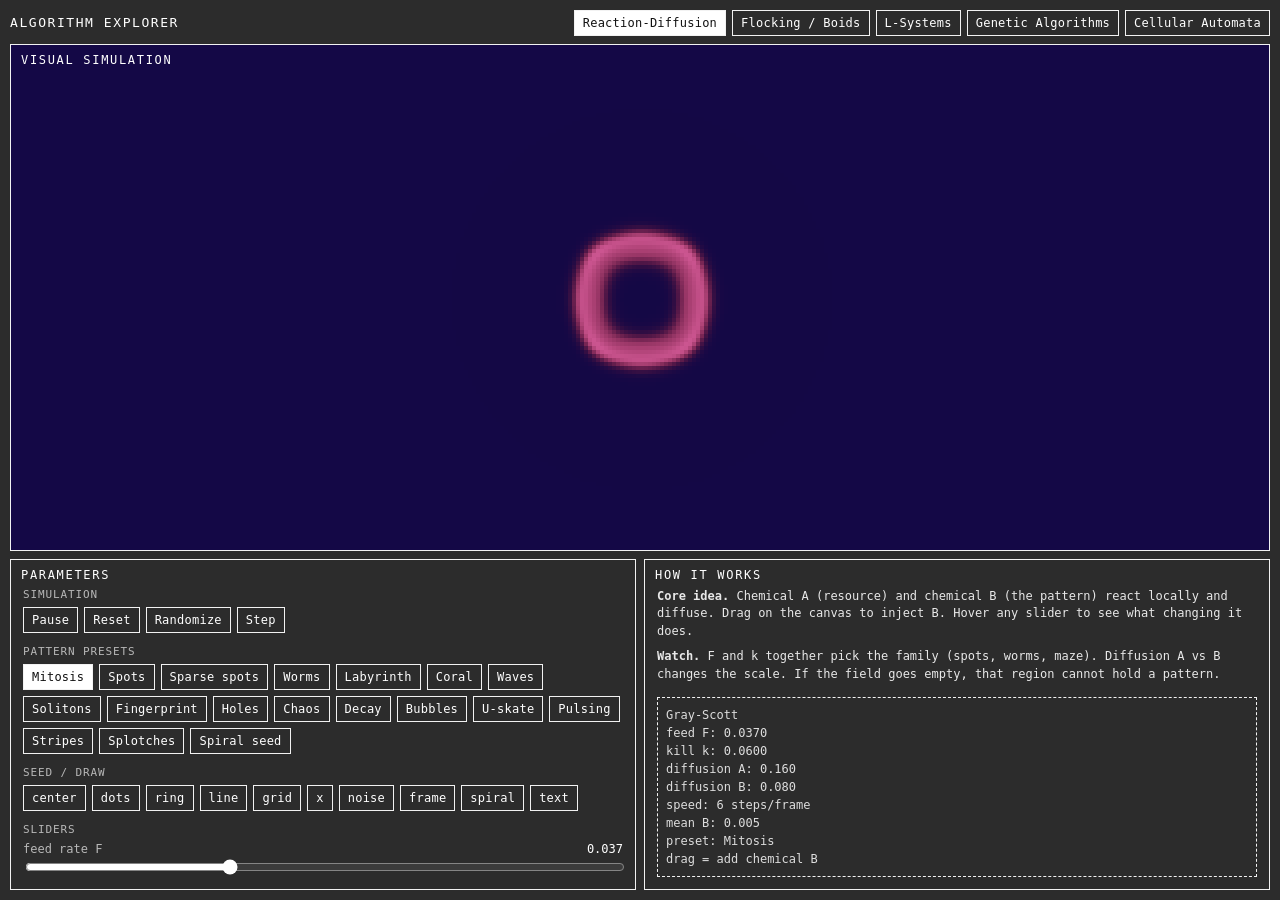
<file: my_work/algorithm-explorer/index.html>
<!DOCTYPE html>
<html lang="en">
<head>
  <meta charset="utf-8">
  <meta name="viewport" content="width=device-width, initial-scale=1">
  <title>ALGORITHM EXPLORER</title>
  <style>
    :root {
      --bg: #2c2c2c;
      --line: #f2f2f2;
      --muted: #b8b8b8;
      --fill: #1e1e1e;
      --accent: #ffffff;
    }
    * { box-sizing: border-box; }
    html, body {
      margin: 0; height: 100%;
      background: var(--bg); color: var(--accent);
      font-family: ui-monospace, SFMono-Regular, Menlo, Consolas, monospace;
      font-size: 12px;
    }
    .app {
      height: 100%; display: flex; flex-direction: column;
      padding: 10px; gap: 8px;
    }
    header {
      display: flex; align-items: baseline; justify-content: space-between;
      gap: 12px; flex-wrap: wrap;
    }
    h1 { font-size: 13px; font-weight: 400; letter-spacing: 0.12em; margin: 0; }
    nav { display: flex; flex-wrap: wrap; gap: 6px; }
    nav button, .btn, .preset {
      background: transparent; color: var(--accent);
      border: 1px solid var(--line); padding: 5px 8px;
      font: inherit; cursor: pointer; letter-spacing: 0.02em;
    }
    nav button.active, .preset.active { background: #fff; color: #111; }
    nav button:hover, .btn:hover, .preset:hover { background: #444; }
    .preset.active:hover { background: #fff; }
    .vis {
      flex: 1.45; min-height: 0; border: 1px solid var(--line);
      position: relative; background: var(--fill);
      display: flex; flex-direction: column;
    }
    .vis .label, .panel .label {
      position: absolute; top: 8px; left: 10px;
      letter-spacing: 0.14em; pointer-events: none; z-index: 2;
    }
    #vis-hud {
      position: absolute; top: 8px; right: 12px; z-index: 2;
      text-align: right; color: #fff; letter-spacing: 0.04em;
      pointer-events: none; line-height: 1.4;
    }
    .vis-split { display: flex; flex: 1; min-width: 0; min-height: 0; width: 100%; }
    .vis-canvas { flex: 1; min-width: 0; min-height: 0; position: relative; }
    .vis-canvas canvas { position: absolute; inset: 0; width: 100%; height: 100%; display: block; cursor: crosshair; }
    #lsys-string {
      display: none; width: 34%; min-width: 180px; margin: 0;
      padding: 28px 10px 10px; border-left: 1px solid var(--line);
      overflow: auto; white-space: pre-wrap; word-break: break-all;
      color: #cfcfcf; font: inherit; font-size: 11px; line-height: 1.45;
      background: #191919;
    }
    body.mode-lsys #lsys-string { display: block; }
    canvas { cursor: crosshair; }
    textarea, input[type="text"] {
      width: 100%; background: #191919; color: #fff; border: 1px solid #888;
      font: inherit; padding: 6px; margin: 4px 0 8px;
    }
    .gene {
      border: 1px dashed #666; padding: 6px 8px; margin-top: 8px;
      line-height: 1.45; color: #ddd;
    }
    #hover-tip {
      position: fixed; z-index: 20; max-width: 260px;
      background: #111; color: #fff; border: 1px solid #fff;
      padding: 8px 10px; font-size: 11px; line-height: 1.4;
      pointer-events: none; display: none;
    }
    .bottom {
      flex: 0.95; min-height: 220px; display: grid;
      grid-template-columns: 1fr 1fr; gap: 8px;
    }
    .panel {
      border: 1px solid var(--line); position: relative;
      overflow: auto; padding: 28px 12px 12px;
      background: transparent;
    }
    .group { margin: 0 0 12px; }
    .group h3 {
      margin: 0 0 6px; font-size: 11px; font-weight: 400;
      color: var(--muted); letter-spacing: 0.08em;
    }
    .row { display: flex; flex-wrap: wrap; gap: 6px; }
    label.slider {
      display: block; margin: 0 0 10px; color: var(--muted);
    }
    label.slider span { float: right; color: #fff; }
    input[type="range"] { width: 100%; margin-top: 3px; accent-color: #fff; }
    .hint { display: block; clear: both; font-size: 11px; color: #9a9a9a; margin: 4px 0 0; line-height: 1.35; font-weight: normal; }
    #how-explain { line-height: 1.45; color: #e8e8e8; margin: 0 0 14px; }
    #how-explain p { margin: 0 0 8px; }
    #how-state {
      border: 1px dashed var(--line); padding: 8px;
      white-space: pre-wrap; line-height: 1.5; color: #ddd;
    }
  </style>
</head>
<body>
  <div class="app">
    <header>
      <h1>ALGORITHM EXPLORER</h1>
      <nav id="algo-nav"></nav>
    </header>
    <section class="vis">
      <div class="label" id="vis-label">VISUAL SIMULATION</div>
      <div id="vis-hud"></div>
      <div class="vis-split">
        <div class="vis-canvas"><canvas id="c"></canvas></div>
        <pre id="lsys-string"></pre>
      </div>
    </section>
    <div class="bottom">
      <section class="panel" id="params-panel">
        <div class="label">PARAMETERS</div>
        <div class="group" id="sim-group">
          <h3>SIMULATION</h3>
          <div class="row" id="sim-bar"></div>
        </div>
        <div id="params"></div>
      </section>
      <section class="panel">
        <div class="label">HOW IT WORKS</div>
        <div id="how-explain"></div>
        <div id="how-state"></div>
      </section>
    </div>
  </div>
  <div id="hover-tip"></div>
<script>
(function () {
  const canvas = document.getElementById("c");
  const ctx = canvas.getContext("2d", { alpha: false });
  const paramsEl = document.getElementById("params");
  const explainEl = document.getElementById("how-explain");
  const stateEl = document.getElementById("how-state");
  const navEl = document.getElementById("algo-nav");
  const hudEl = document.getElementById("vis-hud");
  const strEl = document.getElementById("lsys-string");
  const tipEl = document.getElementById("hover-tip");

  const ALGOS = [
    { id: "rd", name: "Reaction-Diffusion" },
    { id: "boids", name: "Flocking / Boids" },
    { id: "lsys", name: "L-Systems" },
    { id: "ga", name: "Genetic Algorithms" },
    { id: "ca", name: "Cellular Automata" }
  ];

  let algo = "rd";
  let W = 0, H = 0, dpr = 1;
  let running = true;
  let mouse = { x: 0, y: 0, down: false, inside: false };
  let lastStateWrite = 0;

  function resize() {
    const r = canvas.parentElement.getBoundingClientRect();
    dpr = Math.min(window.devicePixelRatio || 1, 2);
    W = Math.max(20, Math.floor(r.width));
    H = Math.max(20, Math.floor(r.height));
    canvas.width = Math.floor(W * dpr);
    canvas.height = Math.floor(H * dpr);
    ctx.setTransform(dpr, 0, 0, dpr, 0, 0);
    engines[algo].resize();
  }

  function clamp(v, a, b) { return Math.max(a, Math.min(b, v)); }
  function lerp(a, b, t) { return a + (b - a) * t; }
  function rand() { return Math.random(); }
  function irand(n) { return Math.floor(rand() * n); }

  function clearBg() {
    ctx.fillStyle = "#1e1e1e";
    ctx.fillRect(0, 0, W, H);
  }

  function palette(name, t) {
    t = clamp(t, 0, 1);
    if (name === "ink") {
      const g = Math.floor(255 * Math.pow(t, 0.85));
      return [g, g, g];
    }
    if (name === "magma") {
      return [
        Math.floor(20 + 240 * t),
        Math.floor(8 + 40 * t + 80 * t * t),
        Math.floor(30 + 40 * (1 - t) + 180 * t * t)
      ];
    }
    if (name === "ocean") {
      return [Math.floor(10 + 40 * t), Math.floor(40 + 160 * t), Math.floor(80 + 160 * t)];
    }
    if (name === "copper") {
      return [Math.floor(40 + 200 * t), Math.floor(20 + 90 * t), Math.floor(10 + 30 * t)];
    }
    if (name === "neon") {
      return [Math.floor(255 * t), Math.floor(40 + 200 * (1 - t) * t), Math.floor(255 * (1 - t))];
    }
    if (name === "forest") {
      return [Math.floor(20 + 80 * t), Math.floor(40 + 180 * t), Math.floor(30 + 50 * t)];
    }
    return [Math.floor(255 * t), Math.floor(255 * t * 0.7), Math.floor(255 * (1 - t) * 0.5)];
  }

  /* ---------- UI helpers ---------- */
  function el(html) {
    const d = document.createElement("div");
    d.innerHTML = html;
    return d.firstElementChild;
  }
  function group(title) {
    const g = document.createElement("div");
    g.className = "group";
    g.innerHTML = `<h3>${title}</h3>`;
    return g;
  }
  function btn(label, fn, cls) {
    const b = document.createElement("button");
    b.className = cls || "btn";
    b.textContent = label;
    b.addEventListener("click", fn);
    return b;
  }
  function slider(label, min, max, step, value, oninput, hint) {
    const wrap = document.createElement("label");
    wrap.className = "slider";
    wrap.dataset.tip = hint || "";
    const val = document.createElement("span");
    val.textContent = value;
    wrap.append(label + " ", val);
    const inp = document.createElement("input");
    inp.type = "range"; inp.min = min; inp.max = max; inp.step = step; inp.value = value;
    inp.addEventListener("input", () => {
      val.textContent = inp.value;
      oninput(+inp.value);
    });
    wrap.appendChild(inp);
    wrap._input = inp;
    wrap._val = val;
    return wrap;
  }
  function presetRow(items, current, apply) {
    const row = document.createElement("div");
    row.className = "row";
    items.forEach((it) => {
      const b = btn(it.name, () => {
        apply(it);
        [...row.querySelectorAll("button")].forEach((x) => x.classList.toggle("active", x === b));
      }, "preset");
      if (it.id === current || it.name === current) b.classList.add("active");
      row.appendChild(b);
    });
    return row;
  }

  /* ===================== REACTION-DIFFUSION ===================== */
  const rd = {
    gw: 160, gh: 90,
    u: null, v: null, u2: null, v2: null,
    F: 0.037, k: 0.06, Du: 0.16, Dv: 0.08, dt: 1,
    steps: 6, palette: "magma", brush: 6,
    presetName: "Mitosis",
    setup() {
      this.gw = Math.max(80, Math.floor(W / 4));
      this.gh = Math.max(46, Math.floor(H / 4));
      const n = this.gw * this.gh;
      this.u = new Float32Array(n);
      this.v = new Float32Array(n);
      this.u2 = new Float32Array(n);
      this.v2 = new Float32Array(n);
      this.seed("center");
    },
    resize() { this.setup(); },
    idx(x, y) {
      const w = this.gw, h = this.gh;
      x = (x + w) % w; y = (y + h) % h;
      return y * w + x;
    },
    seed(kind) {
      const w = this.gw, h = this.gh;
      this.u.fill(1); this.v.fill(0);
      const stamp = (x, y, r, amt) => {
        for (let j = -r; j <= r; j++) for (let i = -r; i <= r; i++) {
          if (i * i + j * j <= r * r) {
            const p = this.idx(x + i, y + j);
            this.v[p] = Math.max(this.v[p], amt);
            this.u[p] = 1 - this.v[p] * 0.5;
          }
        }
      };
      if (kind === "center") stamp(w >> 1, h >> 1, 8, 1);
      else if (kind === "dots") {
        for (let i = 0; i < 28; i++) stamp(irand(w), irand(h), 2 + irand(4), 0.9);
      }
      else if (kind === "ring") {
        const cx = w / 2, cy = h / 2, R = Math.min(w, h) * 0.22;
        for (let a = 0; a < 360; a += 3) stamp(cx + R * Math.cos(a * Math.PI / 180) | 0, cy + R * Math.sin(a * Math.PI / 180) | 0, 2, 1);
      }
      else if (kind === "line") {
        for (let x = 8; x < w - 8; x++) stamp(x, h >> 1, 2, 1);
      }
      else if (kind === "grid") {
        for (let y = 10; y < h; y += 16) for (let x = 10; x < w; x += 16) stamp(x, y, 3, 1);
      }
      else if (kind === "x") {
        for (let i = 6; i < Math.min(w, h) - 6; i++) {
          stamp(i, i * h / w | 0, 2, 1);
          stamp(w - i, i * h / w | 0, 2, 1);
        }
      }
      else if (kind === "noise") {
        for (let i = 0; i < w * h; i++) if (rand() < 0.08) { this.v[i] = rand(); this.u[i] = 1 - this.v[i] * 0.4; }
      }
      else if (kind === "frame") {
        for (let x = 0; x < w; x++) { stamp(x, 6, 2, 1); stamp(x, h - 7, 2, 1); }
        for (let y = 0; y < h; y++) { stamp(6, y, 2, 1); stamp(w - 7, y, 2, 1); }
      }
      else if (kind === "spiral") {
        let a = 0, r = 2;
        while (r < Math.min(w, h) * 0.4) {
          stamp(w / 2 + r * Math.cos(a) | 0, h / 2 + r * Math.sin(a) | 0, 2, 1);
          a += 0.35; r += 0.18;
        }
      }
      else if (kind === "text") {
        const cx = w >> 1, cy = h >> 1;
        for (let i = -18; i <= 18; i++) stamp(cx + i, cy, 2, 1);
        for (let i = -10; i <= 10; i++) stamp(cx, cy + i, 2, 1);
      }
    },
    paint() {
      if (!mouse.down || !mouse.inside) return;
      const x = mouse.x / W * this.gw | 0;
      const y = mouse.y / H * this.gh | 0;
      const r = this.brush | 0;
      for (let j = -r; j <= r; j++) for (let i = -r; i <= r; i++) {
        if (i * i + j * j <= r * r) {
          const p = this.idx(x + i, y + j);
          this.v[p] = 1; this.u[p] = 0.5;
        }
      }
    },
    step() {
      this.paint();
      if (!running) return;
      const { gw: w, gh: h, F, k, Du, Dv, dt } = this;
      const nIter = this.steps;
      for (let s = 0; s < nIter; s++) {
        const u = this.u, v = this.v, u2 = this.u2, v2 = this.v2;
        for (let y = 0; y < h; y++) {
          const ym = (y - 1 + h) % h, yp = (y + 1) % h;
          for (let x = 0; x < w; x++) {
            const xm = (x - 1 + w) % w, xp = (x + 1) % w;
            const i = y * w + x;
            const uc = u[i], vc = v[i];
            const lapU = u[ym * w + x] + u[yp * w + x] + u[y * w + xm] + u[y * w + xp] - 4 * uc;
            const lapV = v[ym * w + x] + v[yp * w + x] + v[y * w + xm] + v[y * w + xp] - 4 * vc;
            const uvv = uc * vc * vc;
            u2[i] = clamp(uc + (Du * lapU - uvv + F * (1 - uc)) * dt, 0, 1);
            v2[i] = clamp(vc + (Dv * lapV + uvv - (F + k) * vc) * dt, 0, 1);
          }
        }
        this.u = u2; this.v = v2; this.u2 = u; this.v2 = v;
      }
    },
    render() {
      const img = ctx.createImageData(this.gw, this.gh);
      const d = img.data, v = this.v;
      for (let i = 0; i < v.length; i++) {
        const c = palette(this.palette, v[i] * 2.2);
        const p = i * 4;
        d[p] = c[0]; d[p + 1] = c[1]; d[p + 2] = c[2]; d[p + 3] = 255;
      }
      if (!this._tmp) this._tmp = document.createElement("canvas");
      this._tmp.width = this.gw; this._tmp.height = this.gh;
      this._tmp.getContext("2d").putImageData(img, 0, 0);
      ctx.imageSmoothingEnabled = false;
      ctx.drawImage(this._tmp, 0, 0, W, H);
    },
    applyPreset(p) {
      this.F = p.F; this.k = p.k; this.Du = p.Du ?? 0.16; this.Dv = p.Dv ?? 0.08;
      this.presetName = p.name;
      this.seed(p.seed || "center");
      buildParams();
    },
    meanV() {
      let s = 0; for (let i = 0; i < this.v.length; i++) s += this.v[i];
      return s / this.v.length;
    },
    randomize() {
      const p = RD_PRESETS[irand(RD_PRESETS.length)];
      this.applyPreset(p);
      const seeds = ["center", "dots", "ring", "line", "noise", "spiral"];
      this.seed(seeds[irand(seeds.length)]);
    }
  };

  const RD_PRESETS = [
    { id: "mitosis", name: "Mitosis", F: 0.0367, k: 0.0649, seed: "center" },
    { id: "spots", name: "Spots", F: 0.035, k: 0.065, seed: "dots" },
    { id: "sparse", name: "Sparse spots", F: 0.022, k: 0.059, seed: "dots" },
    { id: "worms", name: "Worms", F: 0.046, k: 0.063, seed: "center" },
    { id: "maze", name: "Labyrinth", F: 0.029, k: 0.057, seed: "noise" },
    { id: "coral", name: "Coral", F: 0.0545, k: 0.062, seed: "dots" },
    { id: "waves", name: "Waves", F: 0.014, k: 0.045, seed: "line" },
    { id: "soliton", name: "Solitons", F: 0.03, k: 0.062, seed: "dots" },
    { id: "fingerprint", name: "Fingerprint", F: 0.055, k: 0.062, seed: "ring" },
    { id: "holes", name: "Holes", F: 0.039, k: 0.058, seed: "noise" },
    { id: "chaos", name: "Chaos", F: 0.026, k: 0.051, seed: "center" },
    { id: "decay", name: "Decay", F: 0.08, k: 0.07, seed: "center" },
    { id: "bubbles", name: "Bubbles", F: 0.042, k: 0.059, seed: "grid" },
    { id: "uskate", name: "U-skate", F: 0.062, k: 0.0609, seed: "center" },
    { id: "pulsing", name: "Pulsing", F: 0.025, k: 0.06, seed: "ring" },
    { id: "worms2", name: "Stripes", F: 0.078, k: 0.061, seed: "line" },
    { id: "splotch", name: "Splotches", F: 0.03, k: 0.055, seed: "noise" },
    { id: "spiral", name: "Spiral seed", F: 0.037, k: 0.06, seed: "spiral" }
  ];

  /* ===================== BOIDS ===================== */
  const boids = {
    agents: [],
    n: 90,
    ws: 1.6, wa: 1.1, wc: 1.0,
    radius: 70, sepR: 22, maxSpeed: 2.6, maxForce: 0.08,
    fov: 360, noise: 0.05, trail: 0.18,
    showSense: true, mouseMode: "attract", inspect: 0,
    presetName: "Flock",
    wrap: true,
    setup() { this.respawn(this.n); },
    randomize() {
      this.respawn(40 + irand(80));
      this.ws = rand() * 3; this.wa = rand() * 3; this.wc = rand() * 3;
      this.radius = 40 + irand(80);
      this.presetName = "Random mix";
      buildParams();
    },
    resize() { if (!this.agents.length) this.setup(); },
    respawn(n) {
      this.n = n;
      this.agents = [];
      for (let i = 0; i < n; i++) {
        this.agents.push({
          x: rand() * W, y: rand() * H,
          vx: (rand() - 0.5) * 2, vy: (rand() - 0.5) * 2
        });
      }
    },
    limit(x, y, m) {
      const l = Math.hypot(x, y) || 1e-6;
      if (l > m) { x = x / l * m; y = y / l * m; }
      return [x, y];
    },
    step() {
      if (mouse.inside) { this.pred.x = mouse.x; this.pred.y = mouse.y; }
      if (!running) return;
      const a = this.agents;
      const r = this.radius, sr = this.sepR, halfFov = this.fov * Math.PI / 360;
      const next = a.map((b) => {
        let sx = 0, sy = 0, ax = 0, ay = 0, cx = 0, cy = 0, ns = 0, na = 0;
        for (let i = 0; i < a.length; i++) {
          const o = a[i];
          if (o === b) continue;
          let dx = o.x - b.x, dy = o.y - b.y;
          if (this.wrap) {
            if (dx > W / 2) dx -= W; if (dx < -W / 2) dx += W;
            if (dy > H / 2) dy -= H; if (dy < -H / 2) dy += H;
          }
          const d2 = dx * dx + dy * dy;
          if (d2 > r * r || d2 === 0) continue;
          if (this.fov < 360) {
            const ang = Math.atan2(b.vy, b.vx);
            const rel = Math.atan2(dy, dx);
            let diff = rel - ang;
            while (diff > Math.PI) diff -= Math.PI * 2;
            while (diff < -Math.PI) diff += Math.PI * 2;
            if (Math.abs(diff) > halfFov) continue;
          }
          const d = Math.sqrt(d2);
          if (d < sr) { sx -= dx / d; sy -= dy / d; ns++; }
          ax += o.vx; ay += o.vy;
          cx += dx; cy += dy; na++;
        }
        let fx = 0, fy = 0;
        if (ns) { const s = this.limit(sx, sy, this.maxSpeed); fx += (s[0] - b.vx) * this.ws; fy += (s[1] - b.vy) * this.ws; }
        if (na) {
          ax /= na; ay /= na;
          const al = this.limit(ax, ay, this.maxSpeed);
          fx += (al[0] - b.vx) * this.wa; fy += (al[1] - b.vy) * this.wa;
          const cl = this.limit(cx / na, cy / na, this.maxSpeed);
          fx += (cl[0] - b.vx) * this.wc; fy += (cl[1] - b.vy) * this.wc;
        }
        if (this.mouseMode !== "off" && mouse.inside) {
          let dx = mouse.x - b.x, dy = mouse.y - b.y;
          const d = Math.hypot(dx, dy) || 1;
          const mag = 1.4 / Math.max(d, 18);
          if (this.mouseMode === "attract") { fx += dx * mag; fy += dy * mag; }
          else { fx -= dx * mag; fy -= dy * mag; }
        }
        fx += (rand() - 0.5) * this.noise;
        fy += (rand() - 0.5) * this.noise;
        const f = this.limit(fx, fy, this.maxForce);
        let vx = b.vx + f[0], vy = b.vy + f[1];
        const sp = this.limit(vx, vy, this.maxSpeed);
        let x = b.x + sp[0], y = b.y + sp[1];
        if (this.wrap) { x = (x + W) % W; y = (y + H) % H; }
        else { if (x < 0 || x > W) sp[0] *= -1; if (y < 0 || y > H) sp[1] *= -1; x = clamp(x, 0, W); y = clamp(y, 0, H); }
        return { x, y, vx: sp[0], vy: sp[1] };
      });
      this.agents = next;
    },
    render() {
      ctx.fillStyle = `rgba(30,30,30,${this.trail})`;
      ctx.fillRect(0, 0, W, H);
      const a = this.agents;
      let focus = a[this.inspect] || a[0];
      if (mouse.inside && a.length) {
        let best = 1e9;
        for (const b of a) {
          const d = (b.x - mouse.x) ** 2 + (b.y - mouse.y) ** 2;
          if (d < best) { best = d; focus = b; }
        }
      }
      if (this.showSense && focus) {
        ctx.beginPath();
        ctx.strokeStyle = "rgba(255,255,255,0.28)";
        ctx.arc(focus.x, focus.y, this.radius, 0, Math.PI * 2);
        ctx.stroke();
        ctx.beginPath();
        ctx.strokeStyle = "rgba(255,180,80,0.45)";
        ctx.arc(focus.x, focus.y, this.sepR, 0, Math.PI * 2);
        ctx.stroke();
        ctx.strokeStyle = "rgba(120,200,255,0.5)";
        ctx.beginPath();
        for (const o of a) {
          if (o === focus) continue;
          let dx = o.x - focus.x, dy = o.y - focus.y;
          if (dx * dx + dy * dy <= this.radius * this.radius) {
            ctx.moveTo(focus.x, focus.y);
            ctx.lineTo(o.x, o.y);
          }
        }
        ctx.stroke();
      }
      ctx.fillStyle = "#fff";
      for (const b of a) {
        const ang = Math.atan2(b.vy, b.vx);
        ctx.beginPath();
        ctx.moveTo(b.x + Math.cos(ang) * 7, b.y + Math.sin(ang) * 7);
        ctx.lineTo(b.x + Math.cos(ang + 2.5) * 5, b.y + Math.sin(ang + 2.5) * 5);
        ctx.lineTo(b.x + Math.cos(ang - 2.5) * 5, b.y + Math.sin(ang - 2.5) * 5);
        ctx.closePath();
        ctx.fill();
      }
      if (this.mouseMode !== "off" && mouse.inside) {
        ctx.beginPath();
        ctx.strokeStyle = this.mouseMode === "attract" ? "#8f8" : "#f88";
        ctx.arc(mouse.x, mouse.y, 10, 0, Math.PI * 2);
        ctx.stroke();
      }
    }
  };

  const BOID_PRESETS = [
    { name: "Flock", ws: 1.6, wa: 1.1, wc: 1.0, radius: 70, noise: 0.05 },
    { name: "Tight cloud", ws: 0.6, wa: 1.4, wc: 2.2, radius: 90, noise: 0.02 },
    { name: "Loose swarm", ws: 2.4, wa: 0.4, wc: 0.5, radius: 50, noise: 0.12 },
    { name: "Stream", ws: 1.2, wa: 2.4, wc: 0.8, radius: 110, noise: 0.02 },
    { name: "Mill / vortex", ws: 1.8, wa: 0.3, wc: 1.8, radius: 80, noise: 0.04 },
    { name: "Crystal grid", ws: 3.2, wa: 0.2, wc: 1.4, radius: 40, sepR: 36, noise: 0 },
    { name: "Explosion", ws: 4, wa: 0, wc: 0, radius: 80, noise: 0.2 },
    { name: "Glue", ws: 0.2, wa: 0.2, wc: 3.5, radius: 120, noise: 0 },
    { name: "School", ws: 1.4, wa: 1.8, wc: 1.2, radius: 60, fov: 200, noise: 0.03 },
    { name: "Nervous", ws: 2, wa: 1, wc: 1, radius: 55, noise: 0.35, maxForce: 0.2 },
    { name: "Slow dance", ws: 1.5, wa: 1.2, wc: 1.3, radius: 80, maxSpeed: 0.9, noise: 0.02 },
    { name: "Ribbon", ws: 1, wa: 2.8, wc: 0.6, radius: 140, trail: 0.06, noise: 0.01 }
  ];

  /* ===================== L-SYSTEMS ===================== */
  const lsys = {
    axiom: "F",
    rules: { F: "F[+F]F[-F]F" },
    angle: 25, n: 3, jitter: 0, lenScale: 0.72, start: -90,
    segLen: 10,
    presetName: "simple tree",
    lines: [], string: "F", generations: ["F"],
    setup() { this.rebuild(); },
    resize() { this.rebuild(); },
    expandAll() {
      const gens = [this.axiom];
      let s = this.axiom;
      const maxN = Math.max(0, this.n);
      for (let i = 0; i < maxN; i++) {
        let out = "";
        for (const ch of s) out += this.rules[ch] != null ? this.rules[ch] : ch;
        s = out;
        gens.push(s);
        if (s.length > 180000) break;
      }
      this.generations = gens;
      this.string = gens[Math.min(this.n, gens.length - 1)] || "";
      return this.string;
    },
    syncStringPanel() {
      const shown = this.string.length > 4000 ? this.string.slice(0, 4000) + "\n…" : this.string;
      strEl.textContent = "iteration " + this.n + "  (" + this.string.length + " symbols)\n\n" + shown;
    },
    rebuild() {
      const str = this.expandAll();
      this.syncStringPanel();
      const ang0 = this.angle * Math.PI / 180;
      let x = 0, y = 0, a = this.start * Math.PI / 180, step = this.segLen;
      const stack = [];
      const segs = [];
      const jit = this.jitter;
      for (const ch of str) {
        if (ch === "F" || ch === "G" || ch === "A" || ch === "B" || ch === "0" || ch === "1") {
          const nx = x + Math.cos(a) * step, ny = y + Math.sin(a) * step;
          segs.push(x, y, nx, ny);
          x = nx; y = ny;
        } else if (ch === "f") {
          x += Math.cos(a) * step; y += Math.sin(a) * step;
        } else if (ch === "+") a += ang0 * (1 + (rand() - 0.5) * jit);
        else if (ch === "-") a -= ang0 * (1 + (rand() - 0.5) * jit);
        else if (ch === "|") a += Math.PI;
        else if (ch === "[") { stack.push([x, y, a, step]); step *= this.lenScale; }
        else if (ch === "]") {
          const p = stack.pop();
          if (p) { x = p[0]; y = p[1]; a = p[2]; step = p[3]; }
        }
      }
      let minx = Infinity, miny = Infinity, maxx = -Infinity, maxy = -Infinity;
      for (let i = 0; i < segs.length; i += 2) {
        minx = Math.min(minx, segs[i]); maxx = Math.max(maxx, segs[i]);
        miny = Math.min(miny, segs[i + 1]); maxy = Math.max(maxy, segs[i + 1]);
      }
      this.lines = segs;
      this.bounds = { minx, miny, maxx, maxy };
      this.symbolCount = str.length;
    },
    step() {},
    render() {
      clearBg();
      const b = this.bounds;
      if (!this.lines.length || !isFinite(b.minx)) return;
      const pad = 24;
      const bw = Math.max(1e-6, b.maxx - b.minx);
      const bh = Math.max(1e-6, b.maxy - b.miny);
      const sc = Math.min((W - pad * 2) / bw, (H - pad * 2) / bh);
      const ox = (W - bw * sc) / 2 - b.minx * sc;
      const oy = (H - bh * sc) / 2 - b.miny * sc;
      ctx.beginPath();
      ctx.strokeStyle = "#f3f3f3";
      ctx.lineWidth = 1;
      for (let i = 0; i < this.lines.length; i += 4) {
        ctx.moveTo(this.lines[i] * sc + ox, this.lines[i + 1] * sc + oy);
        ctx.lineTo(this.lines[i + 2] * sc + ox, this.lines[i + 3] * sc + oy);
      }
      ctx.stroke();
    },
    apply(p) {
      this.axiom = p.axiom;
      this.rules = { ...p.rules };
      this.angle = p.angle;
      this.n = p.n;
      this.start = p.start ?? -90;
      this.lenScale = p.lenScale ?? 1;
      this.presetName = p.name;
      this.rebuild();
      buildParams();
    },
    randomize() {
      this.apply(L_PRESETS[irand(L_PRESETS.length)]);
      this.angle = 12 + irand(50);
      this.rebuild();
      buildParams();
    }
  };

  const L_PRESETS = [
    { name: "simple tree", axiom: "F", rules: { F: "F[+F]F[-F]F" }, angle: 25, n: 3, start: -90, lenScale: 0.72 },
    { name: "dense plant", axiom: "X", rules: { X: "F+[[X]-X]-F[-FX]+X", F: "FF" }, angle: 22, n: 5, start: -90, lenScale: 0.85 },
    { name: "fractal branch", axiom: "F", rules: { F: "FF+[+F-F-F]-[-F+F+F]" }, angle: 22, n: 4, start: -90, lenScale: 0.78 },
    { name: "abstract geometric", axiom: "F++F++F++F", rules: { F: "F+F--F+F" }, angle: 45, n: 4, start: 0, lenScale: 1 },
    { name: "Koch", axiom: "F", rules: { F: "F+F-F-F+F" }, angle: 90, n: 4, start: 0, lenScale: 1 },
    { name: "Dragon", axiom: "FX", rules: { X: "X+YF+", Y: "-FX-Y" }, angle: 90, n: 11, start: 0, lenScale: 1 }
  ];

  /* ===================== GENETIC ALGORITHM ===================== */
  const ga = {
    pop: [],
    n: 12, cols: 4,
    mut: 0.1, mutS: 0.15, cross: 0.7, elite: 1,
    gen: 0, selected: new Set(), inspect: 0,
    fitnessMode: "user",
    presetName: "You pick",
    genomeLen: 8,
    genes: [
      "shape (circle / square / triangle)",
      "size",
      "proportion (width vs height)",
      "rotation",
      "branching count",
      "branch spread",
      "hue / color",
      "pattern (fill vs stripes)"
    ],
    setup() { this.randomPop(); },
    randomize() { this.randomPop(); },
    resize() {},
    randomGenome() {
      const g = new Float32Array(this.genomeLen);
      for (let i = 0; i < g.length; i++) g[i] = rand();
      return g;
    },
    randomPop() {
      this.pop = [];
      this.gen = 0;
      this.selected.clear();
      for (let i = 0; i < this.n; i++) this.pop.push({ g: this.randomGenome(), fit: 0, id: i });
      this.scoreAll();
    },
    decode(g) {
      const shapeN = Math.min(2, g[0] * 3 | 0);
      return {
        shape: ["circle", "square", "triangle"][shapeN],
        size: 0.25 + g[1] * 0.7,
        proportion: 0.45 + g[2] * 1.1,
        rotation: g[3] * Math.PI,
        branches: g[4] * 8 | 0,
        spread: 0.2 + g[5] * 1.2,
        hue: g[6] * 360,
        stripes: g[7] > 0.5
      };
    },
    drawPhenotype(g, x, y, w, h) {
      const d = this.decode(g);
      ctx.save();
      ctx.beginPath(); ctx.rect(x, y, w, h); ctx.clip();
      ctx.fillStyle = "#141414";
      ctx.fillRect(x, y, w, h);
      ctx.strokeStyle = "#444";
      ctx.strokeRect(x + 0.5, y + 0.5, w - 1, h - 1);
      const cx = x + w / 2, cy = y + h / 2;
      const s = Math.max(4, Math.min(w, h) * 0.2 * d.size);
      ctx.translate(cx, cy);
      ctx.rotate(d.rotation);
      ctx.fillStyle = `hsl(${d.hue} 55% 58%)`;
      ctx.strokeStyle = "#fff";
      ctx.lineWidth = 1.5;
      const drawShape = (ox, oy, sc) => {
        const rw = Math.max(2, sc * d.proportion);
        const rh = Math.max(2, sc / Math.max(0.4, d.proportion));
        ctx.beginPath();
        if (d.shape === "circle") ctx.arc(ox, oy, Math.max(rw, rh) * 0.55, 0, Math.PI * 2);
        else if (d.shape === "square") ctx.rect(ox - rw, oy - rh, rw * 2, rh * 2);
        else {
          ctx.moveTo(ox, oy - rh);
          ctx.lineTo(ox + rw, oy + rh);
          ctx.lineTo(ox - rw, oy + rh);
          ctx.closePath();
        }
        if (d.stripes) ctx.stroke(); else ctx.fill();
      };
      drawShape(0, 0, s);
      for (let i = 0; i < d.branches; i++) {
        const ang = (i / Math.max(1, d.branches)) * Math.PI * 2;
        const rad = s * (1.1 + d.spread);
        drawShape(Math.cos(ang) * rad, Math.sin(ang) * rad, s * 0.4);
      }
      ctx.restore();
    },
    autoFit() { return 0; },
    scoreAll() {
      for (const ind of this.pop) {
        ind.fit = this.selected.has(ind.id) ? 1 : 0.04;
      }
    },
    pickParent() {
      const t = 3;
      let best = this.pop[irand(this.pop.length)];
      for (let i = 1; i < t; i++) {
        const o = this.pop[irand(this.pop.length)];
        if (o.fit > best.fit) best = o;
      }
      return best;
    },
    evolve() {
      this.scoreAll();
      const ranked = [...this.pop].sort((a, b) => b.fit - a.fit);
      const next = [];
      for (let e = 0; e < this.elite; e++) next.push({ g: ranked[e].g.slice(), fit: 0, id: e });
      while (next.length < this.n) {
        const A = this.pickParent(), B = this.pickParent();
        const g = new Float32Array(this.genomeLen);
        const cut = this.cross > rand() ? 1 + irand(this.genomeLen - 2) : this.genomeLen;
        for (let i = 0; i < this.genomeLen; i++) {
          g[i] = i < cut ? A.g[i] : B.g[i];
          if (rand() < this.mut) g[i] = clamp(g[i] + (rand() - 0.5) * 2 * this.mutS, 0, 1);
        }
        next.push({ g, fit: 0, id: next.length });
      }
      this.pop = next;
      this.selected.clear();
      this.gen++;
      this.scoreAll();
    },
    cellAt(mx, my) {
      const cols = this.cols, rows = Math.ceil(this.n / cols);
      const cw = W / cols, ch = H / rows;
      const c = clamp(mx / cw | 0, 0, cols - 1);
      const r = clamp(my / ch | 0, 0, rows - 1);
      const i = r * cols + c;
      return i < this.n ? i : -1;
    },
    click(mx, my) {
      const i = this.cellAt(mx, my);
      if (i < 0) return;
      if (this.selected.has(i)) this.selected.delete(i);
      else this.selected.add(i);
      this.inspect = i;
    },
    step() {},
    render() {
      clearBg();
      const cols = this.cols, rows = Math.ceil(this.n / cols);
      const cw = W / cols, ch = H / rows;
      for (let i = 0; i < this.n; i++) {
        const c = i % cols, r = (i / cols) | 0;
        const x = c * cw, y = r * ch;
        this.drawPhenotype(this.pop[i].g, x + 4, y + 4, cw - 8, ch - 8);
        if (this.selected.has(i)) {
          ctx.strokeStyle = "#fff"; ctx.lineWidth = 2;
          ctx.strokeRect(x + 3, y + 3, cw - 6, ch - 6);
        }
      }
    },
    diversity() {
      if (this.pop.length < 2) return 0;
      let s = 0, c = 0;
      for (let i = 0; i < this.pop.length; i++) for (let j = i + 1; j < this.pop.length; j++) {
        let d = 0;
        for (let k = 0; k < 8; k++) d += Math.abs(this.pop[i].g[k] - this.pop[j].g[k]);
        s += d; c++;
      }
      return s / c;
    }
  };

  /* ===================== CELLULAR AUTOMATA ===================== */
  const ca = {
    mode: "life",
    gw: 120, gh: 70, grid: null, next: null, age: null,
    born: { 3: 1 }, surv: { 2: 1, 3: 1 },
    wrap: true, gen: 0, density: 0.22, cellColor: "bin",
    rule1d: 30, row: 0, speed: 5, _acc: 0, paintValue: 1,
    presetName: "Game of Life B3/S23",
    setup() {
      this.gw = Math.max(60, Math.floor(W / 5));
      this.gh = Math.max(36, Math.floor(H / 5));
      const n = this.gw * this.gh;
      this.grid = new Uint8Array(n);
      this.next = new Uint8Array(n);
      this.age = new Uint16Array(n);
      this.mode = "life";
      this.born = { 3: 1 }; this.surv = { 2: 1, 3: 1 };
      this.presetName = "Game of Life B3/S23";
      this.clear();
      this.stamp("glider");
      this.gen = 0; this.row = 0; this._acc = 0;
    },
    resize() { this.setup(); },
    randomize(d) {
      this.mode = "life";
      this.density = d;
      for (let i = 0; i < this.grid.length; i++) this.grid[i] = rand() < d ? 1 : 0;
      this.age.fill(0); this.gen = 0;
    },
    randomizeWorld() {
      const p = CA_RULES[irand(CA_RULES.length)];
      this.setBS(p.b, p.s, p.name);
      this.randomize(0.08 + rand() * 0.4);
      buildParams();
    },
    clear() { this.grid.fill(0); this.age.fill(0); this.gen = 0; },
    setBS(b, s, name) {
      this.mode = "life";
      this.born = {}; this.surv = {};
      for (const ch of b) this.born[+ch] = 1;
      for (const ch of s) this.surv[+ch] = 1;
      this.presetName = name || (`B${b}/S${s}`);
      this.randomize(this.density);
    },
    stamp(name) {
      this.mode = "life";
      const pats = {
        glider: [[0,1,0],[0,0,1],[1,1,1]],
        lwss: [[0,1,0,0,1],[1,0,0,0,0],[1,0,0,0,1],[1,1,1,1,0]],
        blinker: [[1,1,1]],
        toad: [[0,1,1,1],[1,1,1,0]],
        beacon: [[1,1,0,0],[1,1,0,0],[0,0,1,1],[0,0,1,1]],
        pulsar: (function () {
          const p = [];
          const marks = [2,3,4,8,9,10];
          for (const x of marks) { p.push([x,0],[x,5],[x,7],[x,12]); }
          const marks2 = [0,5,7,12];
          for (const y of marks2) for (const x of [2,3,4,8,9,10]) p.push([y, x]);
          return p;
        })(),
        rpent: [[0,1,1],[1,1,0],[0,1,0]],
        acorn: [[0,1,0,0,0,0,0],[0,0,0,1,0,0,0],[1,1,0,0,1,1,1]],
        gun: null
      };
      const ox = (this.gw >> 1) - 6, oy = (this.gh >> 1) - 6;
      const put = (cells) => {
        for (const c of cells) {
          const x = ox + (Array.isArray(c) && c.length === 2 && typeof c[0] === "number" && c[0] > 1 ? c[0] : c[0]);
          const y = oy + (c[1]);
          if (x >= 0 && y >= 0 && x < this.gw && y < this.gh) this.grid[y * this.gw + x] = 1;
        }
      };
      if (name === "glider" || name === "lwss" || name === "blinker" || name === "toad" || name === "beacon" || name === "rpent" || name === "acorn") {
        const m = pats[name];
        const cells = [];
        m.forEach((row, y) => row.forEach((v, x) => { if (v) cells.push([x, y]); }));
        put(cells);
      } else if (name === "pulsar") put(pats.pulsar);
      else if (name === "gun") {
        const coords = [[0,4],[0,5],[1,4],[1,5],[10,4],[10,5],[10,6],[11,3],[11,7],[12,2],[12,8],[13,2],[13,8],[14,5],[15,3],[15,7],[16,4],[16,5],[16,6],[17,5],[20,2],[20,3],[20,4],[21,2],[21,3],[21,4],[22,1],[22,5],[24,0],[24,1],[24,5],[24,6],[34,2],[34,3],[35,2],[35,3]];
        put(coords);
      }
    },
    start1d(rule) {
      this.mode = "eca";
      this.rule1d = rule;
      this.presetName = "Rule " + rule;
      this.grid.fill(0);
      this.age.fill(0);
      this.grid[(0) * this.gw + (this.gw >> 1)] = 1;
      this.row = 1; this.gen = 0;
    },
    ruleText() {
      const b = Object.keys(this.born).sort().join("");
      const s = Object.keys(this.surv).sort().join("");
      return "B" + b + "/S" + s;
    },
    paint() {
      if (!mouse.down || !mouse.inside || this.mode !== "life") return;
      const x = mouse.x / W * this.gw | 0;
      const y = mouse.y / H * this.gh | 0;
      if (x >= 0 && y >= 0 && x < this.gw && y < this.gh) this.grid[y * this.gw + x] = this.paintValue;
    },
    neighbors(x, y) {
      let n = 0;
      for (let j = -1; j <= 1; j++) for (let i = -1; i <= 1; i++) {
        if (!i && !j) continue;
        let xx = x + i, yy = y + j;
        if (this.wrap) { xx = (xx + this.gw) % this.gw; yy = (yy + this.gh) % this.gh; }
        else if (xx < 0 || yy < 0 || xx >= this.gw || yy >= this.gh) continue;
        n += this.grid[yy * this.gw + xx];
      }
      return n;
    },
    step() {
      this.paint();
      const forced = this.forceStep;
      this.forceStep = false;
      if (!running && !forced) return;
      if (!forced) {
        this._acc++;
        const interval = Math.max(1, 11 - (this.speed || 5));
        if (this._acc % interval) return;
      }
      if (this.mode === "eca") {
        if (this.row >= this.gh) {
          this.grid.copyWithin(0, this.gw);
          this.row = this.gh - 1;
        }
        const y = Math.min(this.row, this.gh - 1);
        const py = y - 1;
        if (py >= 0) {
          const rule = this.rule1d;
          for (let x = 0; x < this.gw; x++) {
            const l = this.grid[py * this.gw + (x - 1 + this.gw) % this.gw];
            const c = this.grid[py * this.gw + x];
            const r = this.grid[py * this.gw + (x + 1) % this.gw];
            const idx = (l << 2) | (c << 1) | r;
            this.grid[y * this.gw + x] = (rule >> idx) & 1;
          }
        }
        this.row++; this.gen++;
        return;
      }
      const w = this.gw, h = this.gh;
      for (let y = 0; y < h; y++) for (let x = 0; x < w; x++) {
        const i = y * w + x;
        const n = this.neighbors(x, y);
        const alive = this.grid[i];
        const next = alive ? (this.surv[n] ? 1 : 0) : (this.born[n] ? 1 : 0);
        this.next[i] = next;
        this.age[i] = next ? this.age[i] + 1 : 0;
      }
      const t = this.grid; this.grid = this.next; this.next = t;
      this.gen++;
    },
    live() {
      let n = 0; for (let i = 0; i < this.grid.length; i++) n += this.grid[i];
      return n;
    },
    render() {
      const img = ctx.createImageData(this.gw, this.gh);
      const d = img.data;
      for (let i = 0; i < this.grid.length; i++) {
        const a = this.grid[i];
        let r = 20, g = 20, b = 20;
        if (a) {
          if (this.cellColor === "age") {
            const t = 1 - Math.exp(-this.age[i] / 18);
            r = 255; g = Math.floor(255 * (1 - t * 0.6)); b = Math.floor(180 * (1 - t));
          } else { r = g = b = 240; }
        }
        const p = i * 4; d[p] = r; d[p + 1] = g; d[p + 2] = b; d[p + 3] = 255;
      }
      if (!this._tmp) this._tmp = document.createElement("canvas");
      this._tmp.width = this.gw; this._tmp.height = this.gh;
      this._tmp.getContext("2d").putImageData(img, 0, 0);
      ctx.imageSmoothingEnabled = false;
      ctx.drawImage(this._tmp, 0, 0, W, H);
    }
  };

  const CA_RULES = [
    { name: "Life B3/S23", b: "3", s: "23" },
    { name: "HighLife", b: "36", s: "23" },
    { name: "Seeds", b: "2", s: "" },
    { name: "Day & Night", b: "3678", s: "34678" },
    { name: "Maze", b: "3", s: "12345" },
    { name: "Mazectric", b: "3", s: "1234" },
    { name: "Coral", b: "3", s: "45678" },
    { name: "Anneal", b: "4678", s: "35678" },
    { name: "Diamoeba", b: "35678", s: "5678" },
    { name: "2x2", b: "36", s: "125" },
    { name: "Life without death", b: "3", s: "012345678" },
    { name: "Replicator", b: "1357", s: "1357" },
    { name: "Gnarl", b: "1", s: "1" },
    { name: "Walled cities", b: "45678", s: "2345" },
    { name: "Stains", b: "3678", s: "235678" },
    { name: "Move", b: "368", s: "245" },
    { name: "34 Life", b: "34", s: "34" },
    { name: "Amoeba", b: "357", s: "1358" },
    { name: "Coagulations", b: "378", s: "235678" },
    { name: "Assimilation", b: "4567", s: "345" }
  ];

  const engines = { rd, boids, lsys, ga, ca };

  /* ---------- HOW IT WORKS copy ---------- */
  const EXPLAIN = {
    rd: `<p><b>Core idea.</b> Chemical A (resource) and chemical B (the pattern) react locally and diffuse. Drag on the canvas to inject B. Hover any slider to see what changing it does.</p>
         <p><b>Watch.</b> F and k together pick the family (spots, worms, maze). Diffusion A vs B changes the scale. If the field goes empty, that region cannot hold a pattern.</p>`,
    boids: `<p><b>Core idea.</b> No leader. Each boid only uses neighbors inside its perception radius: separate, align, cohere. The flock is the side-effect.</p>
            <p><b>Watch.</b> Turn on “show perception”. Hover a boid: white circle = what it can see, orange = personal space, blue lines = neighbors. Isolate one rule to see the flock fail.</p>`,
    lsys: `<p><b>Core idea.</b> A string rewrites in parallel, then a turtle draws it. Right panel = current string; left = drawing. Step iteration 0 → 1 → 2 to see complexity accumulate.</p>
           <p><b>Edit.</b> Change axiom or rules and the drawing updates. F draws, +/− turn, [ ] branch.</p>`,
    ga: `<p><b>Core idea.</b> You are the fitness function. Click forms you prefer (white frame), then Next generation. Children mix parent genomes and mutate. The last clicked genome is listed below.</p>`,
    ca: `<p><b>Core idea.</b> Conway’s Game of Life starts at B3/S23. Click/drag to draw. The overlay shows generation and the active rule. Famous stamps: Glider, Blinker, Pulsar, Gosper gun.</p>`
  };

  function genomeText() {
    const ind = ga.pop[ga.inspect] || ga.pop[0];
    if (!ind) return "";
    const d = ga.decode(ind.g);
    const lines = ga.genes.map((name, i) => "g" + i + " " + name + ": " + ind.g[i].toFixed(2));
    return "clicked #" + ga.inspect + "  " + d.shape + "  size " + d.size.toFixed(2) + "  rot " + (d.rotation * 180 / Math.PI | 0) + "°  branches " + d.branches + "\n" + lines.join("\n");
  }

  function readout() {
    if (algo === "rd") {
      return `Gray-Scott
feed F: ${rd.F.toFixed(4)}
kill k: ${rd.k.toFixed(4)}
diffusion A: ${rd.Du.toFixed(3)}
diffusion B: ${rd.Dv.toFixed(3)}
speed: ${rd.steps} steps/frame
mean B: ${rd.meanV().toFixed(3)}
preset: ${rd.presetName}
drag = add chemical B`;
    }
    if (algo === "boids") {
      return `boids: ${boids.agents.length}
separation: ${boids.ws.toFixed(2)}
alignment: ${boids.wa.toFixed(2)}
cohesion: ${boids.wc.toFixed(2)}
perception: ${boids.radius}px
max speed: ${boids.maxSpeed.toFixed(2)}
mouse: ${boids.mouseMode}
perception overlay: ${boids.showSense ? "on" : "off"}
${running ? "running" : "paused"}`;
    }
    if (algo === "lsys") {
      return `iteration: ${lsys.n}
axiom: ${lsys.axiom}
rules: ${Object.entries(lsys.rules).map(([k, v]) => k + " → " + v).join("\n")}
angle: ${lsys.angle}°
segment: ${lsys.segLen}
length decay: ${lsys.lenScale}
symbols: ${lsys.symbolCount}`;
    }
    if (algo === "ga") {
      return `generation: ${ga.gen}
population: ${ga.n}
selected: ${[...ga.selected].join(", ") || "(none)"}
mutation: ${ga.mut.toFixed(2)}
crossover: ${ga.cross.toFixed(2)}

GENOME
${genomeText()}`;
    }
    return `generation: ${ca.gen}
rule: ${ca.mode === "life" ? ca.ruleText() : "ECA " + ca.rule1d}
live cells: ${ca.live()}
speed: ${ca.speed}
${running ? "running" : "paused"}`;
  }

  function setExplain() {
    explainEl.innerHTML = EXPLAIN[algo];
    stateEl.textContent = readout();
    if (algo === "ca") hudEl.textContent = "generation " + ca.gen + "\n" + (ca.mode === "life" ? ca.ruleText() : "Rule " + ca.rule1d);
    else if (algo === "ga") hudEl.textContent = "generation " + ga.gen;
    else if (algo === "lsys") hudEl.textContent = "iteration " + lsys.n;
    else hudEl.textContent = "";
  }

  function renderSimBar() {
    const bar = document.getElementById("sim-bar");
    bar.innerHTML = "";
    bar.append(
      btn(running ? "Pause" : "Play", () => { running = !running; renderSimBar(); }),
      btn("Reset", () => { engines[algo].setup(); clearBg(); setExplain(); }),
      btn("Randomize", () => {
        if (algo === "ca") ca.randomizeWorld();
        else engines[algo].randomize();
      }),
      btn("Step", () => {
        engines[algo].forceStep = true;
        const was = running; running = true;
        engines[algo].step(); running = was;
        engines[algo].render(); setExplain();
      })
    );
  }

  function buildParams() {
    paramsEl.innerHTML = "";
    renderSimBar();

    if (algo === "rd") {
      const g1 = group("PATTERN PRESETS");
      g1.appendChild(presetRow(RD_PRESETS, rd.presetName, (p) => rd.applyPreset(p)));
      paramsEl.appendChild(g1);
      const g2 = group("SEED / DRAW");
      const seeds = ["center", "dots", "ring", "line", "grid", "x", "noise", "frame", "spiral", "text"];
      const row = document.createElement("div"); row.className = "row";
      seeds.forEach((s) => row.appendChild(btn(s, () => rd.seed(s))));
      g2.appendChild(row);
      paramsEl.appendChild(g2);
      const g3 = group("SLIDERS");
      g3.appendChild(slider("feed rate F", 0.01, 0.09, 0.0005, rd.F, (v) => { rd.F = v; }, "Feed rate: how fast chemical A is replenished. With kill rate, this chooses spots vs worms vs maze vs collapse."));
      g3.appendChild(slider("kill rate k", 0.04, 0.07, 0.0005, rd.k, (v) => { rd.k = v; }, "Kill rate: how fast chemical B is removed. Raise it and B often dies out; lower it and B can take over."));
      g3.appendChild(slider("diffusion A", 0.04, 0.28, 0.005, rd.Du, (v) => { rd.Du = v; }, "How fast chemical A spreads. Usually A should diffuse faster than B or patterns fail to form."));
      g3.appendChild(slider("diffusion B", 0.02, 0.16, 0.005, rd.Dv, (v) => { rd.Dv = v; }, "How fast chemical B spreads. Higher B diffusion makes larger, blurrier features."));
      g3.appendChild(slider("simulation speed", 1, 16, 1, rd.steps, (v) => { rd.steps = v; }, "Updates per animation frame. Slow enough to watch a spot split; fast enough to see a texture."));
      g3.appendChild(slider("paint radius", 1, 16, 1, rd.brush, (v) => { rd.brush = v; }, "Brush size for injecting chemical B by dragging on the simulation."));
      paramsEl.appendChild(g3);
      const g4 = group("PALETTE");
      const pals = ["magma", "ink", "ocean", "copper", "neon", "forest", "sunset"];
      const pr = document.createElement("div"); pr.className = "row";
      pals.forEach((p) => pr.appendChild(btn(p, () => { rd.palette = p; })));
      g4.appendChild(pr);
      paramsEl.appendChild(g4);
    }

    if (algo === "boids") {
      const g1 = group("BEHAVIOR PRESETS");
      g1.appendChild(presetRow(BOID_PRESETS, boids.presetName, (p) => {
        boids.ws = p.ws; boids.wa = p.wa; boids.wc = p.wc;
        boids.radius = p.radius; boids.noise = p.noise;
        boids.sepR = p.sepR ?? 22;
        boids.fov = p.fov ?? 360;
        boids.maxSpeed = p.maxSpeed ?? 2.6;
        boids.maxForce = p.maxForce ?? 0.08;
        boids.trail = p.trail ?? 0.18;
        boids.presetName = p.name;
        buildParams();
      }));
      paramsEl.appendChild(g1);
      const g2 = group("RULE ISOLATION");
      const row = document.createElement("div"); row.className = "row";
      row.append(
        btn("Separation only", () => { boids.ws = 2; boids.wa = 0; boids.wc = 0; boids.presetName = "Sep"; }),
        btn("Alignment only", () => { boids.ws = 0; boids.wa = 2; boids.wc = 0; boids.presetName = "Align"; }),
        btn("Cohesion only", () => { boids.ws = 0; boids.wa = 0; boids.wc = 2; boids.presetName = "Coh"; }),
        btn("All three", () => { boids.ws = 1.6; boids.wa = 1.1; boids.wc = 1; boids.presetName = "Flock"; })
      );
      g2.appendChild(row);
      paramsEl.appendChild(g2);
      const g3 = group("MOUSE + SEEING");
      const r2 = document.createElement("div"); r2.className = "row";
      r2.append(
        btn("Attract", () => { boids.mouseMode = "attract"; }),
        btn("Repel", () => { boids.mouseMode = "repel"; }),
        btn("Mouse off", () => { boids.mouseMode = "off"; }),
        btn(boids.showSense ? "Hide perception" : "Show perception", () => { boids.showSense = !boids.showSense; buildParams(); })
      );
      g3.appendChild(r2);
      paramsEl.appendChild(g3);
      const g4 = group("SLIDERS");
      g4.appendChild(slider("separation", 0, 4, 0.05, boids.ws, (v) => boids.ws = v, "Steer away from neighbors that are too close. Alone, the group explodes."));
      g4.appendChild(slider("alignment", 0, 4, 0.05, boids.wa, (v) => boids.wa = v, "Match the average heading of neighbors. Alone, they share direction but may not stay together."));
      g4.appendChild(slider("cohesion", 0, 4, 0.05, boids.wc, (v) => boids.wc = v, "Steer toward the average position of neighbors. Alone, they collapse into a knot."));
      g4.appendChild(slider("perception radius", 20, 160, 1, boids.radius, (v) => boids.radius = v, "How far a boid can see. This is the white circle in overlay mode."));
      g4.appendChild(slider("maximum speed", 0.4, 5, 0.1, boids.maxSpeed, (v) => boids.maxSpeed = v, "Top speed. Fast flocks need stronger steering or they overshoot."));
      g4.appendChild(slider("number of boids", 10, 220, 1, boids.n, (v) => { boids.respawn(v | 0); }, "Population size. Sparse: individuals are readable. Dense: a cloud."));
      paramsEl.appendChild(g4);
    }

    if (algo === "lsys") {
      const g1 = group("PRESETS");
      g1.appendChild(presetRow(L_PRESETS, lsys.presetName, (p) => lsys.apply(p)));
      paramsEl.appendChild(g1);
      const gA = group("GRAMMAR");
      const ax = document.createElement("label");
      ax.textContent = "Axiom";
      ax.dataset.tip = "Starting string (generation 0). Everything grows from this seed.";
      const axi = document.createElement("input");
      axi.type = "text"; axi.value = lsys.axiom;
      axi.addEventListener("input", () => { lsys.axiom = axi.value || "F"; lsys.rebuild(); });
      gA.append(ax, axi);
      const rl = document.createElement("label");
      rl.textContent = "Production rules (one per line: X = replacement)";
      rl.dataset.tip = "Each symbol on the left is replaced in parallel every iteration.";
      const rta = document.createElement("textarea");
      rta.rows = 4;
      rta.value = Object.entries(lsys.rules).map(([k, v]) => k + " = " + v).join("\n");
      rta.addEventListener("input", () => {
        const rules = {};
        rta.value.split("\n").forEach((line) => {
          const m = line.match(/^\s*(.)\s*[=→>]\s*(.*)$/);
          if (m) rules[m[1]] = m[2];
        });
        if (Object.keys(rules).length) { lsys.rules = rules; lsys.rebuild(); }
      });
      gA.append(rl, rta);
      paramsEl.appendChild(gA);
      const gIt = group("STEP THROUGH REWRITING");
      const ir = document.createElement("div"); ir.className = "row";
      ir.append(
        btn("Iteration 0", () => { lsys.n = 0; lsys.rebuild(); buildParams(); }),
        btn("− iteration", () => { lsys.n = Math.max(0, lsys.n - 1); lsys.rebuild(); buildParams(); }),
        btn("+ iteration", () => { lsys.n = Math.min(8, lsys.n + 1); lsys.rebuild(); buildParams(); })
      );
      gIt.appendChild(ir);
      paramsEl.appendChild(gIt);
      const g2 = group("DRAWING");
      g2.appendChild(slider("iterations", 0, 8, 1, lsys.n, (v) => { lsys.n = v; lsys.rebuild(); }, "How many rewrite steps. 0 is only the axiom."));
      g2.appendChild(slider("branch angle", 5, 140, 1, lsys.angle, (v) => { lsys.angle = v; lsys.rebuild(); }, "Turtle turn for + and −."));
      g2.appendChild(slider("segment length", 4, 28, 1, lsys.segLen, (v) => { lsys.segLen = v; lsys.rebuild(); }, "Step length before the drawing is fitted to the canvas."));
      g2.appendChild(slider("length decay", 0.5, 1, 0.02, lsys.lenScale, (v) => { lsys.lenScale = v; lsys.rebuild(); }, "Each nested branch multiplies length by this. Lower = shorter twigs."));
      paramsEl.appendChild(g2);
    }

    if (algo === "ga") {
      const g1 = group("ARTIFICIAL SELECTION");
      const row = document.createElement("div"); row.className = "row";
      [
        ["Next generation", () => ga.evolve()],
        ["Reset population", () => ga.randomPop()]
      ].forEach(([n, fn]) => row.appendChild(btn(n, fn)));
      g1.appendChild(row);
      paramsEl.appendChild(g1);
      const g3 = group("VARIATION");
      g3.appendChild(slider("mutation rate", 0, 0.4, 0.01, ga.mut, (v) => ga.mut = v, "Chance each gene mutates. High: children stop looking like the parents you picked."));
      g3.appendChild(slider("crossover", 0, 1, 0.05, ga.cross, (v) => ga.cross = v, "Chance two selected parents mix genomes. Otherwise a parent is copied, then maybe mutated."));
      paramsEl.appendChild(g3);
    }

    if (algo === "ca") {
      const g1 = group("LIFE-LIKE RULES");
      g1.appendChild(presetRow(CA_RULES, ca.presetName, (p) => ca.setBS(p.b, p.s, p.name)));
      paramsEl.appendChild(g1);
      const g2 = group("1D ELEMENTARY (time stacked)");
      const row = document.createElement("div"); row.className = "row";
      [30, 54, 60, 90, 105, 110, 122, 126, 150, 182, 184, 193, 225].forEach((n) => {
        row.appendChild(btn("Rule " + n, () => ca.start1d(n)));
      });
      g2.appendChild(row);
      paramsEl.appendChild(g2);
      const g3 = group("FAMOUS PATTERNS");
      const r2 = document.createElement("div"); r2.className = "row";
      [["Clear grid", () => { ca.clear(); ca.gen = 0; }],
       ["Randomize grid", () => ca.randomize(ca.density)],
       ["Glider", () => { ca.clear(); ca.stamp("glider"); ca.gen = 0; }],
       ["Blinker", () => { ca.clear(); ca.stamp("blinker"); ca.gen = 0; }],
       ["Pulsar", () => { ca.clear(); ca.stamp("pulsar"); ca.gen = 0; }],
       ["Gosper Glider Gun", () => { ca.clear(); ca.stamp("gun"); ca.gen = 0; }]]
        .forEach(([n, fn]) => r2.appendChild(btn(n, fn)));
      g3.appendChild(r2);
      paramsEl.appendChild(g3);
      const gBS = group("BIRTH / SURVIVE (click digits)");
      const mk = (kind) => {
        const row = document.createElement("div"); row.className = "row";
        row.appendChild(Object.assign(document.createElement("span"), { textContent: kind === "born" ? "B " : "S ", style: "align-self:center" }));
        for (let n = 0; n <= 8; n++) {
          const on = !!(kind === "born" ? ca.born[n] : ca.surv[n]);
          const b = btn(String(n), () => {
            const map = kind === "born" ? ca.born : ca.surv;
            if (map[n]) delete map[n]; else map[n] = 1;
            ca.mode = "life";
            ca.presetName = ca.ruleText();
            buildParams();
          }, on ? "preset active" : "preset");
          row.appendChild(b);
        }
        return row;
      };
      gBS.appendChild(mk("born"));
      gBS.appendChild(mk("surv"));
      paramsEl.appendChild(gBS);
      const g4 = group("WORLD");
      g4.appendChild(slider("simulation speed", 1, 10, 1, ca.speed, (v) => { ca.speed = v; }, "Higher = more generations per second."));
      g4.appendChild(slider("random density", 0.02, 0.6, 0.01, ca.density, (v) => { ca.density = v; }, "Used when you randomize the grid."));
      const r3 = document.createElement("div"); r3.className = "row";
      r3.append(
        btn("Wrap", () => { ca.wrap = true; }),
        btn("Dead edge", () => { ca.wrap = false; })
      );
      g4.appendChild(r3);
      paramsEl.appendChild(g4);
    }
    setExplain();
  }

  function switchAlgo(id) {
    algo = id;
    running = true;
    document.body.classList.toggle("mode-lsys", id === "lsys");
    [...navEl.querySelectorAll("button")].forEach((b) => b.classList.toggle("active", b.dataset.id === id));
    engines[id].setup();
    clearBg();
    buildParams();
    resize();
    setExplain();
  }

  ALGOS.forEach((a) => {
    const b = document.createElement("button");
    b.textContent = a.name;
    b.dataset.id = a.id;
    if (a.id === algo) b.classList.add("active");
    b.addEventListener("click", (ev) => {
      ev.preventDefault();
      const id = a.id;
      requestAnimationFrame(() => switchAlgo(id));
    });
    navEl.appendChild(b);
  });

  canvas.addEventListener("pointerdown", (e) => {
    const r = canvas.getBoundingClientRect();
    mouse.x = e.clientX - r.left; mouse.y = e.clientY - r.top;
    mouse.down = true; mouse.inside = true;
    if (algo === "ga") ga.click(mouse.x, mouse.y);
    if (algo === "ca" && ca.mode === "life" && ca.grid) {
      const x = mouse.x / W * ca.gw | 0;
      const y = mouse.y / H * ca.gh | 0;
      if (x >= 0 && y >= 0 && x < ca.gw && y < ca.gh) {
        const i = y * ca.gw + x;
        ca.paintValue = ca.grid[i] ? 0 : 1;
        ca.grid[i] = ca.paintValue;
      }
    }
    canvas.setPointerCapture(e.pointerId);
  });
  canvas.addEventListener("pointermove", (e) => {
    const r = canvas.getBoundingClientRect();
    mouse.x = e.clientX - r.left; mouse.y = e.clientY - r.top;
    mouse.inside = true;
  });
  canvas.addEventListener("pointerup", () => { mouse.down = false; });
  canvas.addEventListener("pointerleave", () => { mouse.inside = false; mouse.down = false; });

  window.addEventListener("resize", resize);

  document.addEventListener("mousemove", (e) => {
    const t = e.target.closest("[data-tip]");
    if (t && t.dataset.tip) {
      tipEl.style.display = "block";
      tipEl.textContent = t.dataset.tip;
      tipEl.style.left = Math.min(e.clientX + 14, window.innerWidth - 280) + "px";
      tipEl.style.top = (e.clientY + 14) + "px";
    } else {
      tipEl.style.display = "none";
    }
  });

  function tick(t) {
    engines[algo].step();
    engines[algo].render();
    if (t - lastStateWrite > 200) {
      stateEl.textContent = readout();
      if (algo === "ca") hudEl.textContent = "generation " + ca.gen + "\n" + (ca.mode === "life" ? ca.ruleText() : "Rule " + ca.rule1d);
      lastStateWrite = t;
    }
    requestAnimationFrame(tick);
  }

  resize();
  engines[algo].setup();
  buildParams();
  requestAnimationFrame(tick);
})();
</script>
</body>
</html>
</file>
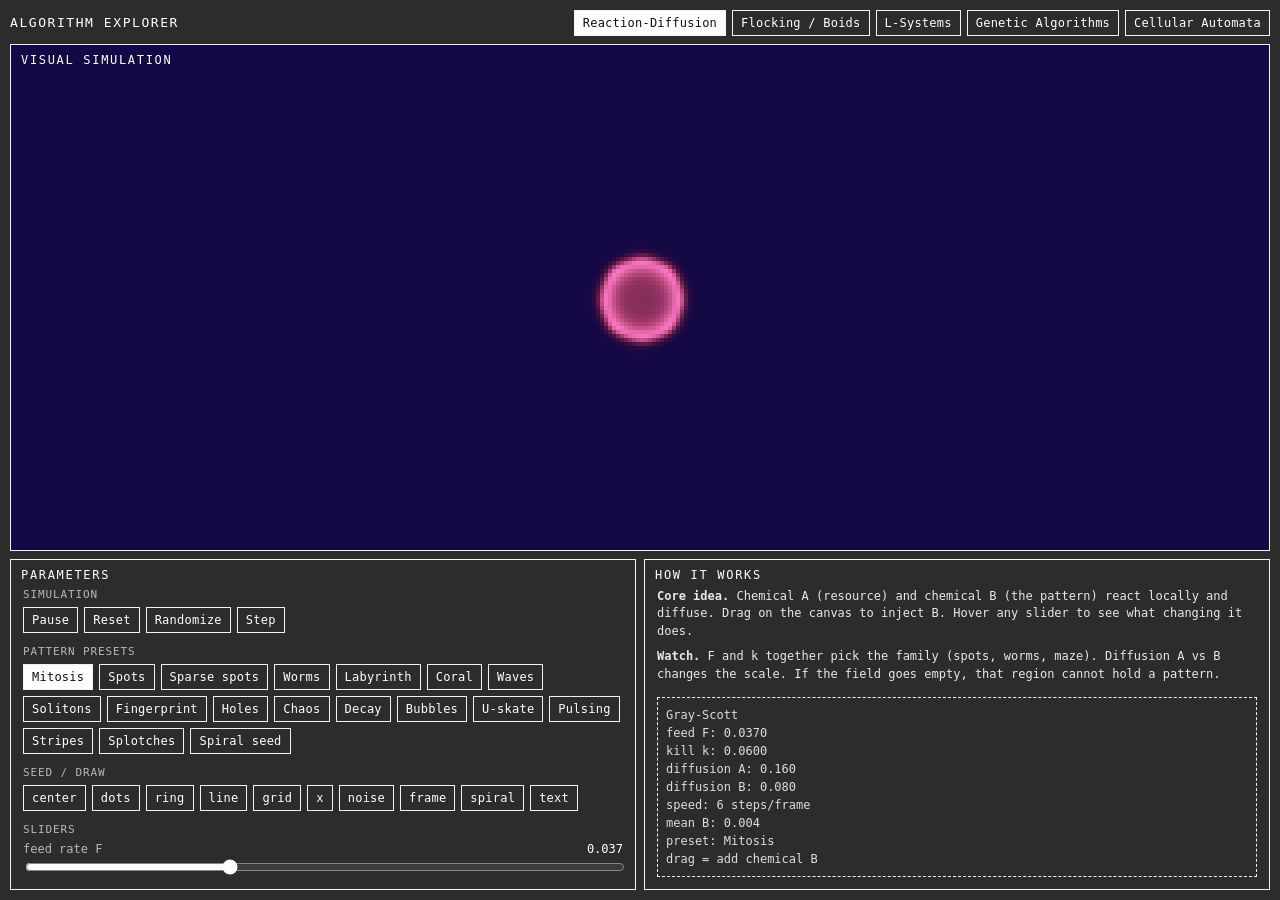
<file: my_work/tools/algorithm-explorer.html>
<!DOCTYPE html>
<meta charset="utf-8">
<title>Algorithm Explorer</title>
<meta http-equiv="refresh" content="0; url=../algorithm-explorer/index.html">
<p><a href="../algorithm-explorer/index.html">Open Algorithm Explorer</a></p>
</file>
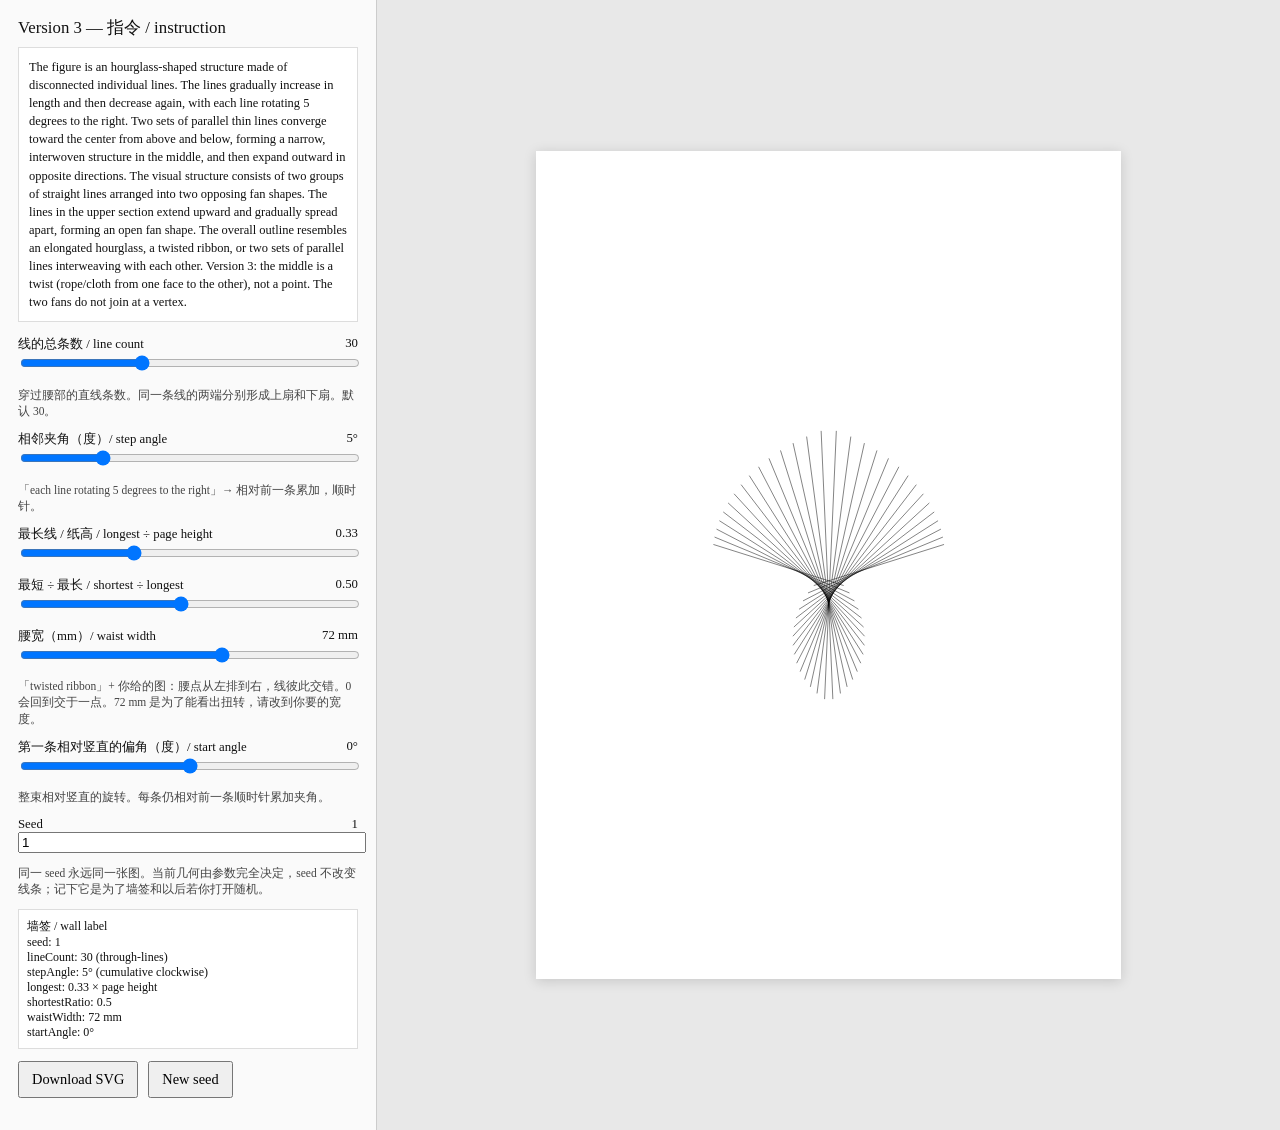
<file: my_work/tools/tool.html>
<!DOCTYPE html>
<html lang="zh-Hans">
<head>
  <meta charset="utf-8">
  <title>Instruction tool — hourglass fans</title>
  <style>
    :root { font-family: Georgia, "Songti SC", serif; color: #111; }
    body { margin: 0; display: flex; min-height: 100vh; background: #e8e8e8; }
    aside {
      width: 340px; flex-shrink: 0; background: #fafafa;
      padding: 16px 18px 32px; overflow: auto; border-right: 1px solid #ccc;
    }
    h1 { font-size: 1.05rem; margin: 0 0 8px; font-weight: normal; }
    .instruction {
      font-size: 0.78rem; line-height: 1.45; background: #fff;
      border: 1px solid #ddd; padding: 10px; margin-bottom: 14px;
    }
    label { display: block; font-size: 0.8rem; margin: 12px 0 4px; }
    label span.value { font-variant-numeric: tabular-nums; float: right; }
    input[type="range"], input[type="number"] { width: 100%; }
    .readout {
      font-size: 0.75rem; white-space: pre-wrap; background: #fff;
      border: 1px solid #ddd; padding: 8px; margin: 12px 0;
    }
    button {
      font: inherit; font-size: 0.9rem; padding: 8px 12px; margin-right: 6px; cursor: pointer;
    }
    .note { font-size: 0.72rem; color: #444; line-height: 1.4; }
    main { flex: 1; display: flex; align-items: center; justify-content: center; padding: 16px; }
    svg.preview {
      height: min(92vh, 920px); width: auto; background: #fff;
      box-shadow: 0 2px 12px rgba(0,0,0,0.15);
    }
  </style>
</head>
<body>
  <aside>
    <h1>Version 3 — 指令 / instruction</h1>
    <div class="instruction" id="instructionText">
      The figure is an hourglass-shaped structure made of disconnected individual lines.
      The lines gradually increase in length and then decrease again, with each line rotating 5 degrees to the right.
      Two sets of parallel thin lines converge toward the center from above and below, forming a narrow, interwoven structure in the middle, and then expand outward in opposite directions.
      The visual structure consists of two groups of straight lines arranged into two opposing fan shapes.
      The lines in the upper section extend upward and gradually spread apart, forming an open fan shape.
      The overall outline resembles an elongated hourglass, a twisted ribbon, or two sets of parallel lines interweaving with each other.
      Version 3: the middle is a twist (rope/cloth from one face to the other), not a point. The two fans do not join at a vertex.
    </div>

    <label>线的总条数 / line count <span class="value" id="lineCountOut"></span>
      <input id="lineCount" type="range" min="3" max="80" step="1" value="30">
    </label>
    <p class="note">穿过腰部的直线条数。同一条线的两端分别形成上扇和下扇。默认 30。</p>

    <label>相邻夹角（度）/ step angle <span class="value" id="stepAngleOut"></span>
      <input id="stepAngle" type="range" min="0.5" max="20" step="0.5" value="5">
    </label>
    <p class="note">「each line rotating 5 degrees to the right」→ 相对前一条累加，顺时针。</p>

    <label>最长线 / 纸高 / longest ÷ page height <span class="value" id="longestFractionOut"></span>
      <input id="longestFraction" type="range" min="0.1" max="0.8" step="0.01" value="0.333">
    </label>

    <label>最短 ÷ 最长 / shortest ÷ longest <span class="value" id="shortestRatioOut"></span>
      <input id="shortestRatio" type="range" min="0.05" max="1" step="0.01" value="0.5">
    </label>

    <label>腰宽（mm）/ waist width <span class="value" id="waistWidthOut"></span>
      <input id="waistWidth" type="range" min="0" max="120" step="1" value="72">
    </label>
    <p class="note">「twisted ribbon」+ 你给的图：腰点从左排到右，线彼此交错。0 会回到交于一点。72 mm 是为了能看出扭转，请改到你要的宽度。</p>

    <label>第一条相对竖直的偏角（度）/ start angle <span class="value" id="startAngleOut"></span>
      <input id="startAngle" type="range" min="-45" max="45" step="1" value="0">
    </label>
    <p class="note">整束相对竖直的旋转。每条仍相对前一条顺时针累加夹角。</p>

    <label>Seed <span class="value" id="seedOut"></span>
      <input id="seed" type="number" min="0" max="999999" step="1" value="1">
    </label>
    <p class="note">同一 seed 永远同一张图。当前几何由参数完全决定，seed 不改变线条；记下它是为了墙签和以后若你打开随机。</p>

    <div class="readout" id="labelReadout"></div>
    <button type="button" id="downloadBtn">Download SVG</button>
    <button type="button" id="newSeedBtn">New seed</button>
  </aside>
  <main>
    <svg class="preview" id="preview" xmlns="http://www.w3.org/2000/svg"></svg>
  </main>
  <script>
    // ISO portrait A2 — same proportion as A4. Physical size in millimetres for true-size print.
    const PAGE_WIDTH_MM = 420;
    const PAGE_HEIGHT_MM = 594;
    const MARGIN_MM = 10;

    const instruction = document.getElementById("instructionText").textContent.trim().replace(/\s+/g, " ");

    // Small deterministic PRNG (Mulberry32). Same seed → same sequence.
    function mulberry32(seed) {
      let t = seed >>> 0;
      return function next() {
        t += 0x6D2B79F5;
        let r = Math.imul(t ^ (t >>> 15), 1 | t);
        r ^= r + Math.imul(r ^ (r >>> 7), 61 | r);
        return ((r ^ (r >>> 14)) >>> 0) / 4294967296;
      };
    }

    // Clockwise rotation in SVG coordinates (y increases downward).
    function rotateClockwise(x, y, degrees) {
      const radians = degrees * Math.PI / 180;
      const cos = Math.cos(radians);
      const sin = Math.sin(radians);
      return {
        x: x * cos - y * sin,
        y: x * sin + y * cos
      };
    }

    // "gradually increase in length and then decrease again"
    // → peak at the middle index of this group; ends are shortest.
    function lengthAt(index, countInGroup, longestMm, shortestRatio) {
      if (countInGroup <= 1) return longestMm;
      const mid = (countInGroup - 1) / 2;
      const t = 1 - Math.abs(index - mid) / mid;
      return longestMm * (shortestRatio + t * (1 - shortestRatio));
    }

    function readParams() {
      return {
        lineCount: Number(document.getElementById("lineCount").value),
        stepAngle: Number(document.getElementById("stepAngle").value),
        longestFraction: Number(document.getElementById("longestFraction").value),
        shortestRatio: Number(document.getElementById("shortestRatio").value),
        waistWidth: Number(document.getElementById("waistWidth").value),
        startAngle: Number(document.getElementById("startAngle").value),
        seed: Number(document.getElementById("seed").value) || 0
      };
    }

    function buildDrawing(params) {
      const cx = PAGE_WIDTH_MM / 2;
      const cy = PAGE_HEIGHT_MM / 2;
      const longestMm = PAGE_HEIGHT_MM * params.longestFraction;
      const n = params.lineCount;
      const mid = (n - 1) / 2;
      const segments = [];

      for (let i = 0; i < n; i++) {
        // "each line rotating 5 degrees to the right" → cumulative clockwise
        const angle = params.startAngle + (i - mid) * params.stepAngle;
        const dir = rotateClockwise(0, -1, angle);

        // 「从一面到另一面」：腰点排在一条过纸心的水平线段上，线不交于一点
        const t = n === 1 ? 0.5 : i / (n - 1);
        const waistX = cx + (t - 0.5) * params.waistWidth;
        const waistY = cy;

        const lengthMm = lengthAt(i, n, longestMm, params.shortestRatio);
        const half = lengthMm / 2;
        segments.push({
          x1: waistX - dir.x * half,
          y1: waistY - dir.y * half,
          x2: waistX + dir.x * half,
          y2: waistY + dir.y * half
        });
      }
      return segments;
    }

    function svgMarkup(params) {
      const rng = mulberry32(params.seed);
      rng(); // same seed always consumes the same first value; geometry does not use it yet

      const segments = buildDrawing(params);
      const linesXml = segments.map(function (s) {
        return '<line x1="' + s.x1.toFixed(3) + '" y1="' + s.y1.toFixed(3) +
          '" x2="' + s.x2.toFixed(3) + '" y2="' + s.y2.toFixed(3) + '"/>';
      }).join("");

      const meta =
        "seed=" + params.seed +
        " lineCount=" + params.lineCount +
        " stepAngle=" + params.stepAngle +
        " longestFraction=" + params.longestFraction +
        " shortestRatio=" + params.shortestRatio +
        " waistWidth=" + params.waistWidth +
        " startAngle=" + params.startAngle;

      return '<?xml version="1.0" encoding="UTF-8"?>\n' +
        '<svg xmlns="http://www.w3.org/2000/svg" width="' + PAGE_WIDTH_MM + 'mm" height="' + PAGE_HEIGHT_MM +
        'mm" viewBox="0 0 ' + PAGE_WIDTH_MM + ' ' + PAGE_HEIGHT_MM + '">\n' +
        '  <title>Version 3</title>\n' +
        '  <desc>' + instruction.replace(/</g, "") + '\n' + meta + '</desc>\n' +
        '  <defs>\n' +
        '    <clipPath id="pageClip">\n' +
        '      <rect x="' + MARGIN_MM + '" y="' + MARGIN_MM + '" width="' + (PAGE_WIDTH_MM - MARGIN_MM * 2) +
        '" height="' + (PAGE_HEIGHT_MM - MARGIN_MM * 2) + '"/>\n' +
        '    </clipPath>\n' +
        '  </defs>\n' +
        '  <rect width="' + PAGE_WIDTH_MM + '" height="' + PAGE_HEIGHT_MM + '" fill="#ffffff"/>\n' +
        '  <g clip-path="url(#pageClip)" fill="none" stroke="#000000" stroke-width="0.35" stroke-linecap="butt">\n' +
        '    ' + linesXml + '\n' +
        '  </g>\n' +
        '</svg>\n';
    }

    function updateLabels(params) {
      document.getElementById("lineCountOut").textContent = String(params.lineCount);
      document.getElementById("stepAngleOut").textContent = params.stepAngle + "°";
      document.getElementById("longestFractionOut").textContent = params.longestFraction.toFixed(2);
      document.getElementById("shortestRatioOut").textContent = params.shortestRatio.toFixed(2);
      document.getElementById("waistWidthOut").textContent = params.waistWidth + " mm";
      document.getElementById("startAngleOut").textContent = params.startAngle + "°";
      document.getElementById("seedOut").textContent = String(params.seed);
      document.getElementById("labelReadout").textContent =
        "墙签 / wall label\n" +
        "seed: " + params.seed + "\n" +
        "lineCount: " + params.lineCount + " (through-lines)\n" +
        "stepAngle: " + params.stepAngle + "° (cumulative clockwise)\n" +
        "longest: " + params.longestFraction + " × page height\n" +
        "shortestRatio: " + params.shortestRatio + "\n" +
        "waistWidth: " + params.waistWidth + " mm\n" +
        "startAngle: " + params.startAngle + "°";
    }

    function redraw() {
      const params = readParams();
      document.getElementById("lineCount").value = String(params.lineCount);
      updateLabels(params);
      const markup = svgMarkup(params);
      const parsed = new DOMParser().parseFromString(markup, "image/svg+xml");
      const fresh = parsed.documentElement;
      const preview = document.getElementById("preview");
      preview.setAttribute("viewBox", fresh.getAttribute("viewBox"));
      preview.replaceChildren();
      Array.from(fresh.childNodes).forEach(function (node) {
        preview.appendChild(document.importNode(node, true));
      });
    }

    function downloadSvg() {
      const params = readParams();
      const blob = new Blob([svgMarkup(params)], { type: "image/svg+xml;charset=utf-8" });
      const url = URL.createObjectURL(blob);
      const a = document.createElement("a");
      a.href = url;
      a.download = "twisted-cloth-seed-" + params.seed + ".svg";
      document.body.appendChild(a);
      a.click();
      a.remove();
      URL.revokeObjectURL(url);
    }

    ["lineCount", "stepAngle", "longestFraction", "shortestRatio", "waistWidth", "startAngle", "seed"].forEach(function (id) {
      document.getElementById(id).addEventListener("input", redraw);
    });
    document.getElementById("downloadBtn").addEventListener("click", downloadSvg);
    document.getElementById("newSeedBtn").addEventListener("click", function () {
      document.getElementById("seed").value = String(Math.floor(Math.random() * 999999));
      redraw();
    });

    redraw();
  </script>
</body>
</html>
</file>
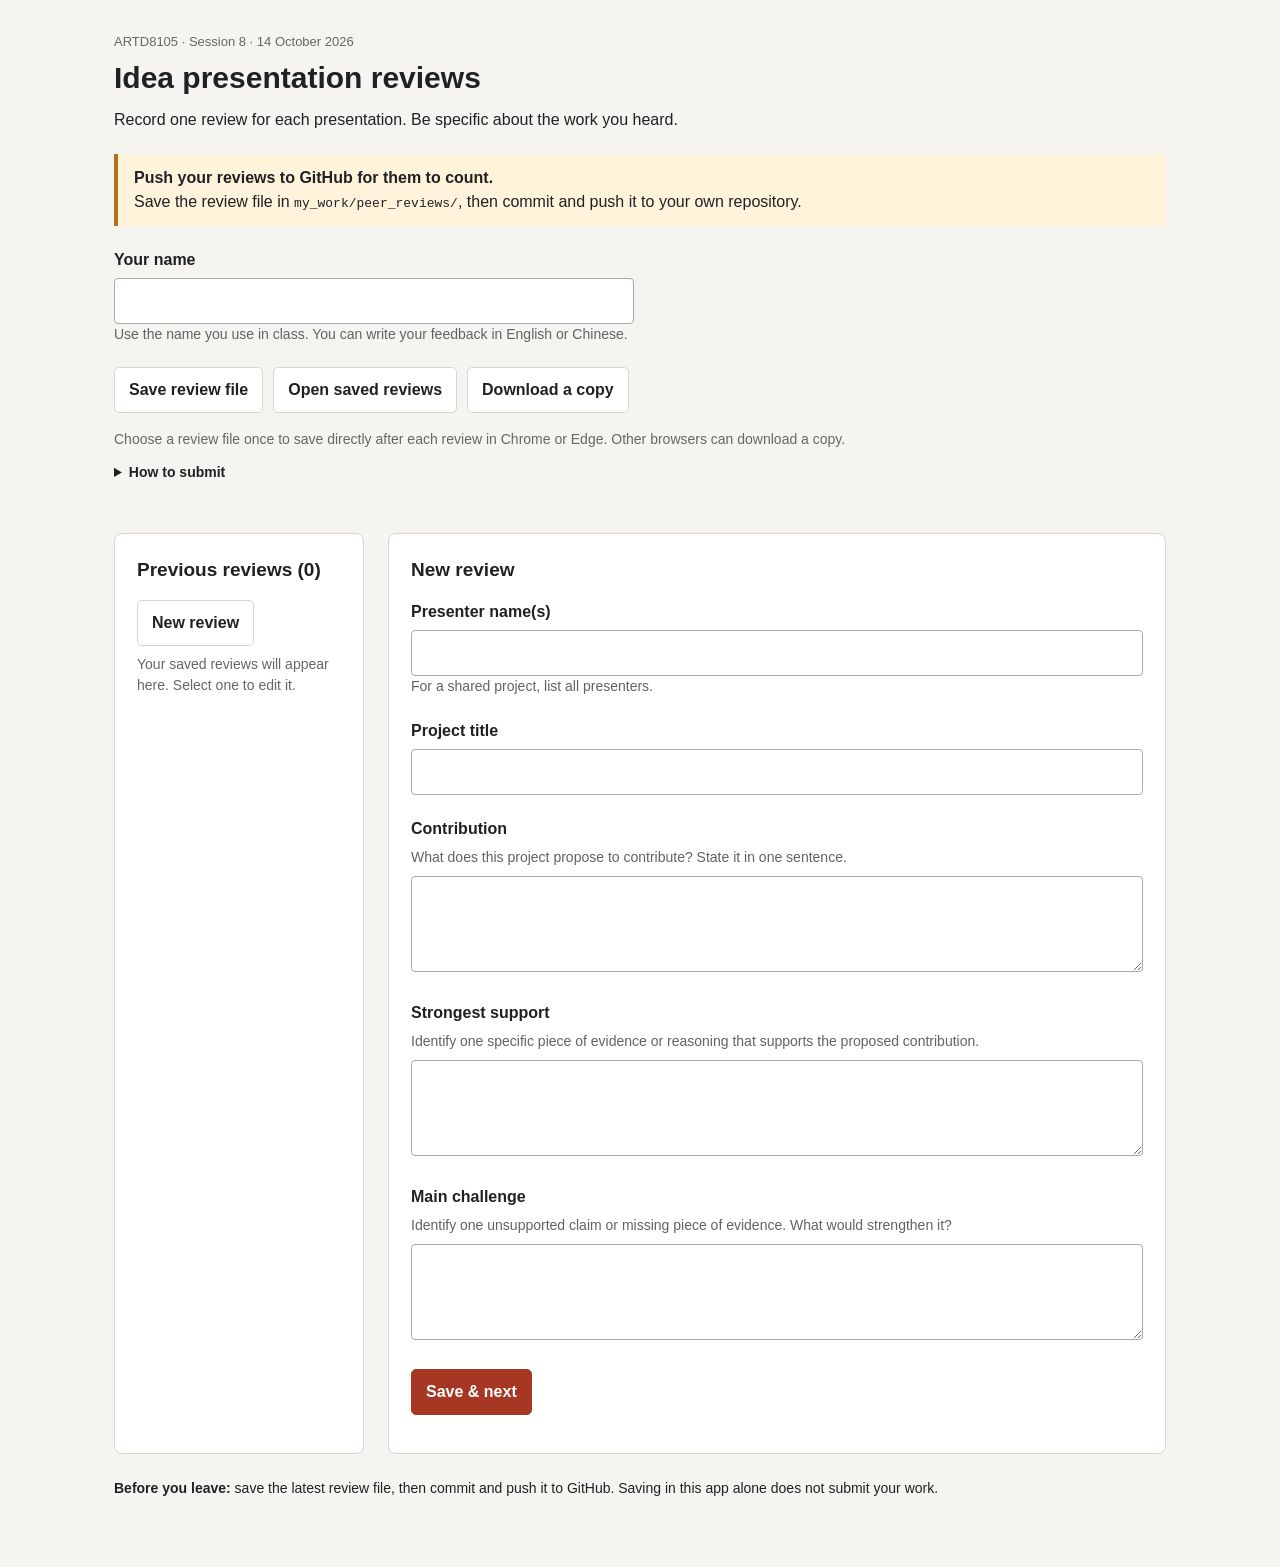
<file: projects/08_idea_defence/review.html>
<!doctype html>
<html lang="en">
<head>
  <meta charset="utf-8">
  <meta name="viewport" content="width=device-width, initial-scale=1">
  <title>Idea presentation reviews · ARTD8105</title>
  <style>
    :root{font-family:Arial,sans-serif;color:#202124;background:#f5f4f1;line-height:1.5;--accent:#a63823;--line:#d8d5cf}
    *{box-sizing:border-box}body{margin:0}main{max-width:1100px;margin:auto;padding:32px 24px 60px}
    .course{font-size:13px;color:#666;margin:0}h1{font-size:30px;line-height:1.2;margin:8px 0 12px}h2{font-size:19px;margin:0 0 16px}p{margin:8px 0}
    .notice{background:#fff3db;border-left:4px solid #af7121;padding:12px 16px;margin:22px 0}.layout{display:grid;grid-template-columns:250px 1fr;gap:24px}
    aside,.form-card{background:white;border:1px solid var(--line);border-radius:8px;padding:22px}.identity{margin:22px 0;max-width:520px}
    label{display:block;font-weight:bold;margin-bottom:6px}input,textarea{font:inherit;width:100%;border:1px solid #aaa;border-radius:4px;padding:10px;background:white;color:inherit}
    textarea{min-height:96px;resize:vertical}input:focus,textarea:focus,button:focus-visible{outline:3px solid #e9b596;outline-offset:2px}.field{margin:0 0 22px}
    .hint{color:#626262;font-size:14px;margin:0 0 8px}.toolbar,.actions{display:flex;gap:10px;flex-wrap:wrap;margin:16px 0}
    button,.file-button{font:inherit;padding:10px 14px;border:1px solid var(--line);border-radius:5px;background:white;color:inherit;cursor:pointer;font-weight:bold}
    button.primary{color:white;background:var(--accent);border-color:var(--accent)}button:disabled{opacity:.5;cursor:wait}.review-list{list-style:none;margin:0;padding:0}
    .review-list button{text-align:left;width:100%;margin:0 0 8px;font-weight:normal;overflow-wrap:anywhere}.review-list button[aria-current=true]{border-color:var(--accent);background:#f9ebe6}
    .review-list small{display:block;color:#666;font-size:12px}.empty{font-size:14px;color:#666}#status{font-size:14px;padding:8px 0;min-height:38px}#status.error{color:#a32219}
    #storage-note{font-size:14px;color:#666}code{font-size:13px;overflow-wrap:anywhere}.submit-note{font-size:14px;margin-top:24px}details{font-size:14px;margin:12px 0}summary{cursor:pointer;font-weight:bold}
    @media(max-width:760px){main{padding:24px 16px}.layout{grid-template-columns:1fr}aside{order:2}h1{font-size:26px}}
  </style>
</head>
<body>
<main>
  <p class="course">ARTD8105 · Session 8 · 14 October 2026</p>
  <h1>Idea presentation reviews</h1>
  <p>Record one review for each presentation. Be specific about the work you heard.</p>
  <div class="notice"><strong>Push your reviews to GitHub for them to count.</strong><br>Save the review file in <code>my_work/peer_reviews/</code>, then commit and push it to your own repository.</div>
  <div class="identity"><label for="reviewer">Your name</label><input id="reviewer" autocomplete="name" maxlength="150" required><p class="hint">Use the name you use in class. You can write your feedback in English or Chinese.</p></div>
  <div class="toolbar">
    <button id="save-file" type="button">Save review file</button>
    <button id="open-file" type="button">Open saved reviews</button>
    <button id="download" type="button">Download a copy</button>
    <input type="file" id="import-file" accept=".json,application/json" hidden>
  </div>
  <p id="storage-note">Choose a review file once to save directly after each review in Chrome or Edge. Other browsers can download a copy.</p>
  <details><summary>How to submit</summary><p>Save as <code>my_work/peer_reviews/idea_defence_reviews.json</code> inside your own course repository. If you download the file, move it there. In Cursor, ask: “Commit and push my peer review file to my GitHub repository. Show me the file list first.”</p></details>
  <div id="status" role="status" aria-live="polite"></div>
  <div class="layout">
    <aside><h2>Previous reviews <span id="count">(0)</span></h2><button id="new-review" type="button">New review</button><p class="empty" id="empty">Your saved reviews will appear here. Select one to edit it.</p><ol class="review-list" id="reviews"></ol></aside>
    <section class="form-card" aria-labelledby="form-title">
      <h2 id="form-title">New review</h2>
      <form id="review-form">
        <div class="field"><label for="presenters">Presenter name(s)</label><input id="presenters" maxlength="250" required><p class="hint">For a shared project, list all presenters.</p></div>
        <div class="field"><label for="project">Project title</label><input id="project" maxlength="250" required></div>
        <div class="field"><label for="contribution">Contribution</label><p class="hint">What does this project propose to contribute? State it in one sentence.</p><textarea id="contribution" maxlength="4000" required></textarea></div>
        <div class="field"><label for="support">Strongest support</label><p class="hint">Identify one specific piece of evidence or reasoning that supports the proposed contribution.</p><textarea id="support" maxlength="4000" required></textarea></div>
        <div class="field"><label for="challenge">Main challenge</label><p class="hint">Identify one unsupported claim or missing piece of evidence. What would strengthen it?</p><textarea id="challenge" maxlength="4000" required></textarea></div>
        <div class="actions"><button class="primary" id="next" type="submit">Save &amp; next</button></div>
      </form>
    </section>
  </div>
  <p class="submit-note"><strong>Before you leave:</strong> save the latest review file, then commit and push it to GitHub. Saving in this app alone does not submit your work.</p>
</main>
<script src="review-core.js"></script>
<script src="review-app.js"></script>
</body>
</html>
</file>
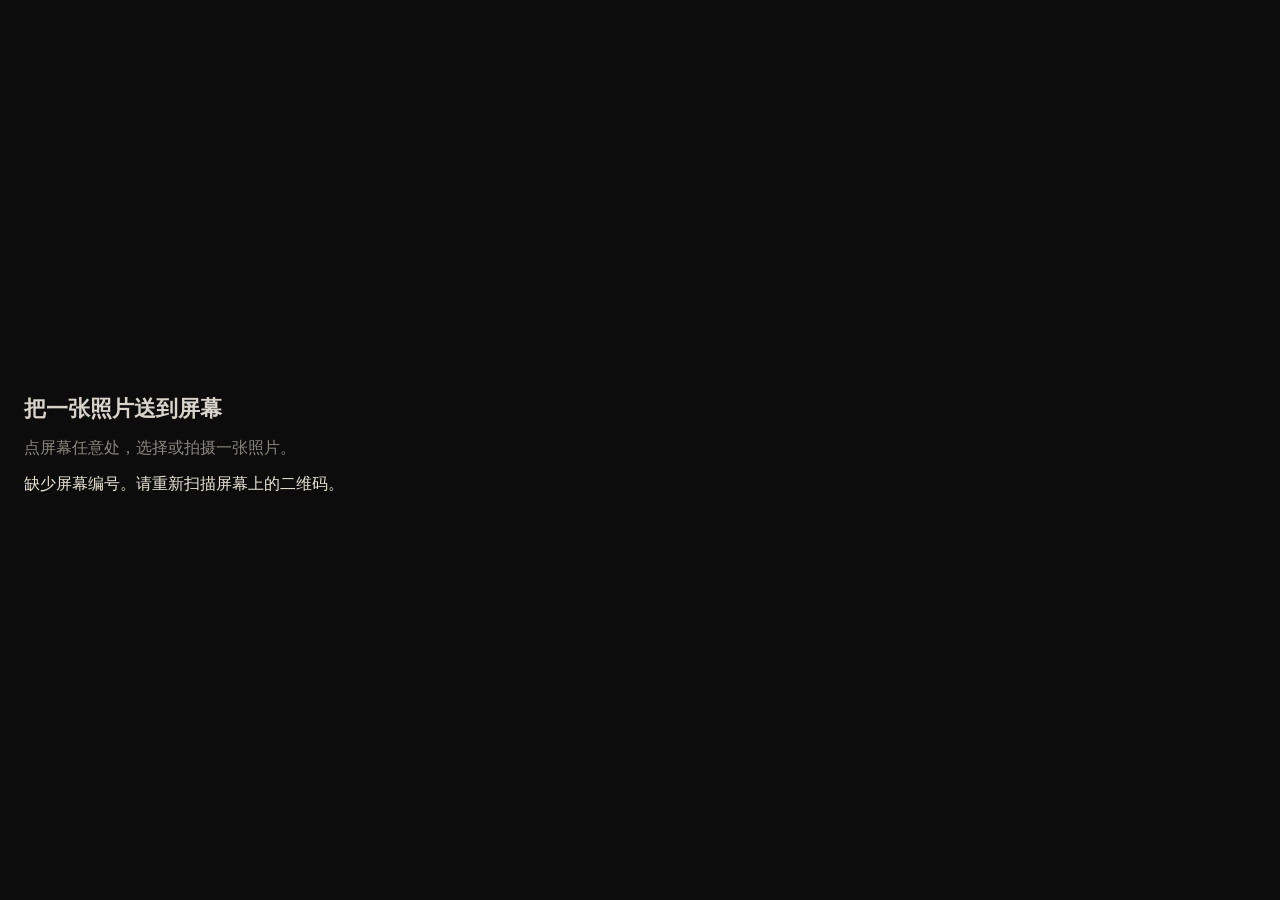
<file: my_work/tools/eye-of-the-beholder/upload.html>
<!DOCTYPE html>
<html lang="zh-Hans">
<head>
  <meta charset="utf-8">
  <meta name="viewport" content="width=device-width, initial-scale=1, maximum-scale=1">
  <title>把一张照片送到屏幕</title>
  <style>
    html, body { margin: 0; min-height: 100%; background: #0c0c0c; color: #d8d4cc; }
    body {
      font: 16px/1.45 -apple-system, "PingFang SC", sans-serif;
      min-height: 100vh;
    }
    label.full {
      display: flex;
      flex-direction: column;
      justify-content: center;
      min-height: 100vh;
      padding: 32px 24px;
      box-sizing: border-box;
    }
    h1 { font-size: 1.35rem; font-weight: 600; margin: 0 0 12px; }
    p { color: #8a8680; margin: 0 0 12px; }
    #status { color: #e8e4d8; min-height: 1.4em; }
    input[type="file"] {
      position: absolute;
      inset: 0;
      width: 100%;
      height: 100%;
      opacity: 0;
    }
    label.full { position: relative; }
  </style>
</head>
<body>
  <label class="full">
    <h1>把一张照片送到屏幕</h1>
    <p>点屏幕任意处，选择或拍摄一张照片。</p>
    <p id="status"></p>
    <input id="file" type="file" accept="image/*">
  </label>
  <script>
    const q = new URLSearchParams(location.search);
    const topic = (q.get("t") || q.get("topic") || location.hash.replace(/^#/, "") || "").trim();
    const fileInput = document.getElementById("file");
    const status = document.getElementById("status");
    function setStatus(msg) { status.textContent = msg; }

    if (!topic) setStatus("缺少屏幕编号。请重新扫描屏幕上的二维码。");

    fileInput.addEventListener("change", () => {
      const file = fileInput.files && fileInput.files[0];
      if (file) send(file);
    });

    async function toJpeg(file) {
      const bmp = await createImageBitmap(file);
      const maxEdge = 1600;
      const scale = Math.min(1, maxEdge / Math.max(bmp.width, bmp.height));
      const w = Math.max(1, Math.round(bmp.width * scale));
      const h = Math.max(1, Math.round(bmp.height * scale));
      const canvas = document.createElement("canvas");
      canvas.width = w;
      canvas.height = h;
      canvas.getContext("2d").drawImage(bmp, 0, 0, w, h);
      if (bmp.close) bmp.close();
      return new Promise((resolve, reject) => {
        canvas.toBlob((blob) => blob ? resolve(blob) : reject(new Error("encode")), "image/jpeg", 0.86);
      });
    }

    async function send(file) {
      if (!topic) return;
      setStatus("正在送出…");
      try {
        const blob = await toJpeg(file);
        const res = await fetch("https://ntfy.sh/" + encodeURIComponent(topic), {
          method: "PUT",
          headers: { Filename: "photo.jpg", "Content-Type": "image/jpeg", Title: "eotb" },
          body: blob,
        });
        if (!res.ok) throw new Error("http " + res.status);
        setStatus("已送到屏幕。再点一次可以换一张。");
      } catch (err) {
        setStatus("没有送出。请确认手机能上网。");
      }
      fileInput.value = "";
    }
  </script>
</body>
</html>
</file>
